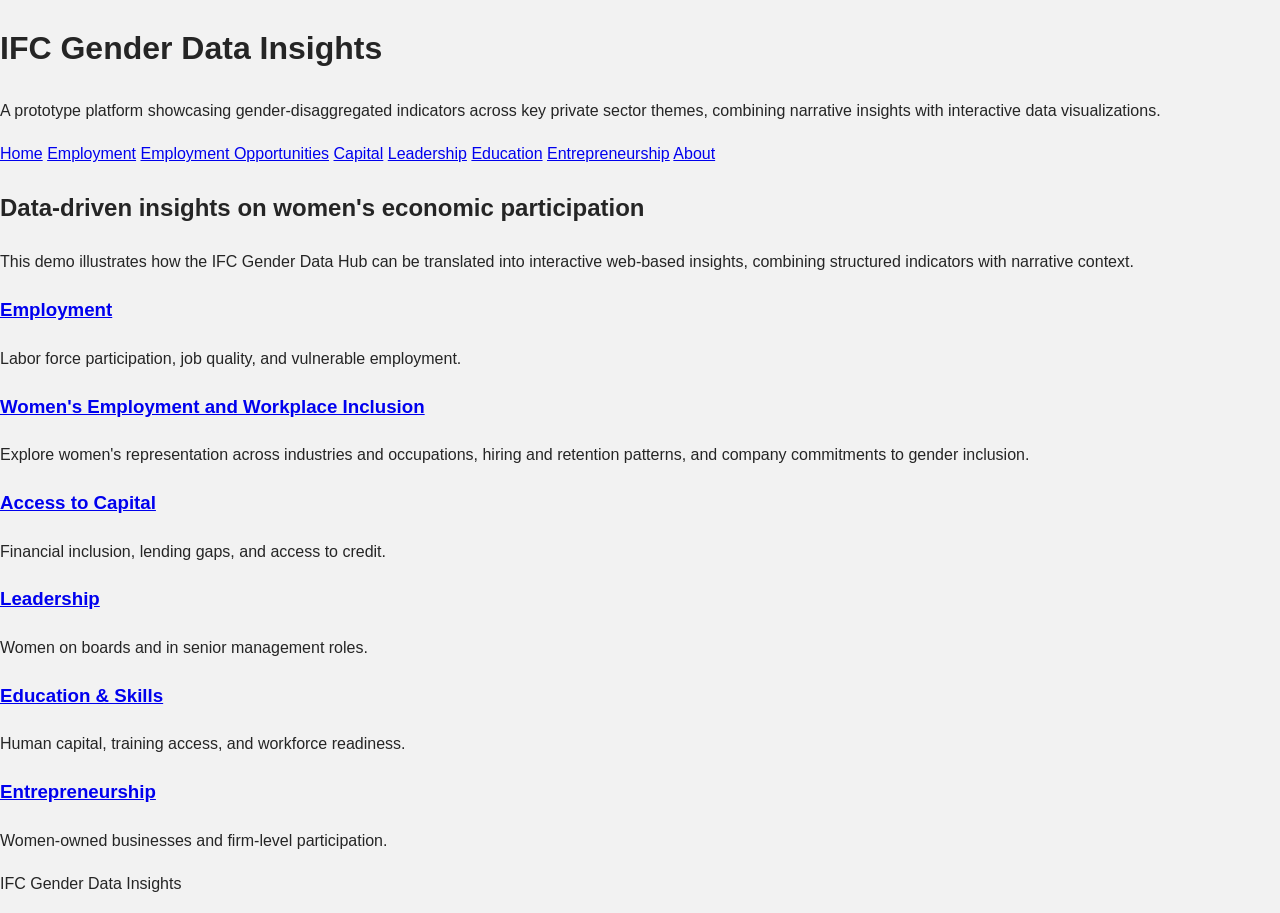
<file: index.html>
<!DOCTYPE html>
<html lang="en">

<head>
  <meta charset="UTF-8" />
  <meta name="viewport" content="width=device-width, initial-scale=1.0" />

  <title>IFC Gender Data Insights</title>

  <link rel="stylesheet" href="styles.css" />
</head>
<!-- Trigger GitHub Pages rebuild -->
<body>

  <header class="site-header">
    <div class="container">

      <h1>IFC Gender Data Insights</h1>

      <p>
        A prototype platform showcasing gender-disaggregated indicators
        across key private sector themes, combining narrative insights
        with interactive data visualizations.
      </p>

      <nav>
        <a href="index.html">Home</a>
        <a href="employment.html">Employment</a>
        <a href="employment-opportunities.html">Employment Opportunities</a>
        <a href="capital.html">Capital</a>
        <a href="leadership.html">Leadership</a>
        <a href="education.html">Education</a>
        <a href="entrepreneurship.html">Entrepreneurship</a>
        <a href="about.html">About</a>
      </nav>

    </div>
  </header>


  <main class="container">

    <section class="hero">

      <h2>Data-driven insights on women's economic participation</h2>

      <p>
        This demo illustrates how the IFC Gender Data Hub can be translated
        into interactive web-based insights, combining structured
        indicators with narrative context.
      </p>

    </section>


    <section class="card-grid">

      <!-- EXISTING EMPLOYMENT STORY -->
      <article class="card">

        <h3>
          <a href="employment.html">Employment</a>
        </h3>

        <p>
          Labor force participation, job quality, and vulnerable employment.
        </p>

      </article>


      <!-- NEW EMPLOYMENT STORY -->
      <article class="card">

        <h3>
          <a href="employment-opportunities.html">
            Women's Employment and Workplace Inclusion
          </a>
        </h3>

        <p>
          Explore women's representation across industries and occupations,
          hiring and retention patterns, and company commitments to
          gender inclusion.
        </p>

      </article>


      <!-- EXISTING CAPITAL STORY -->
      <article class="card">

        <h3>
          <a href="capital.html">Access to Capital</a>
        </h3>

        <p>
          Financial inclusion, lending gaps, and access to credit.
        </p>

      </article>


      <!-- EXISTING LEADERSHIP STORY -->
      <article class="card">

        <h3>
          <a href="leadership.html">Leadership</a>
        </h3>

        <p>
          Women on boards and in senior management roles.
        </p>

      </article>


      <!-- EXISTING EDUCATION STORY -->
      <article class="card">

        <h3>
          <a href="education.html">Education & Skills</a>
        </h3>

        <p>
          Human capital, training access, and workforce readiness.
        </p>

      </article>


      <!-- EXISTING ENTREPRENEURSHIP STORY -->
      <article class="card">

        <h3>
          <a href="entrepreneurship.html">Entrepreneurship</a>
        </h3>

        <p>
          Women-owned businesses and firm-level participation.
        </p>

      </article>

    </section>

  </main>


  <footer class="container">
    <p>IFC Gender Data Insights</p>
  </footer>

</body>
</html>
</file>
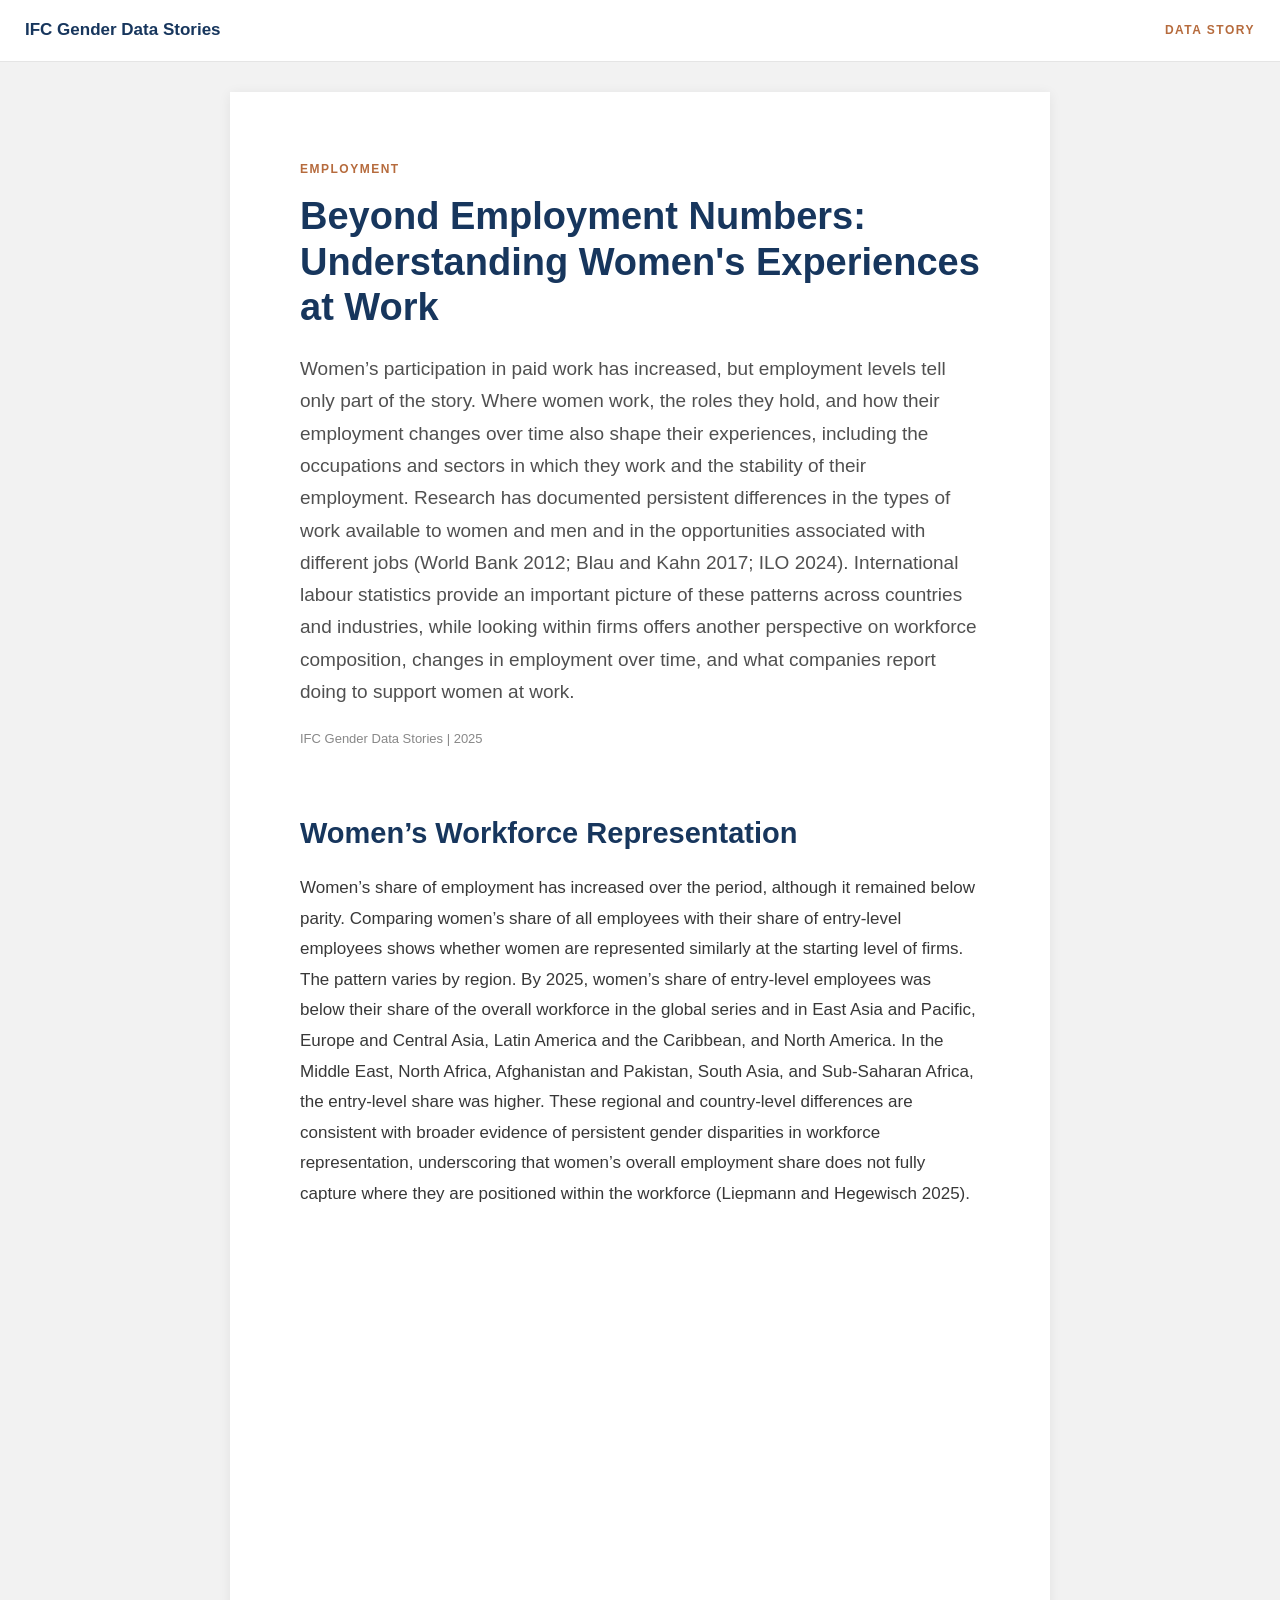
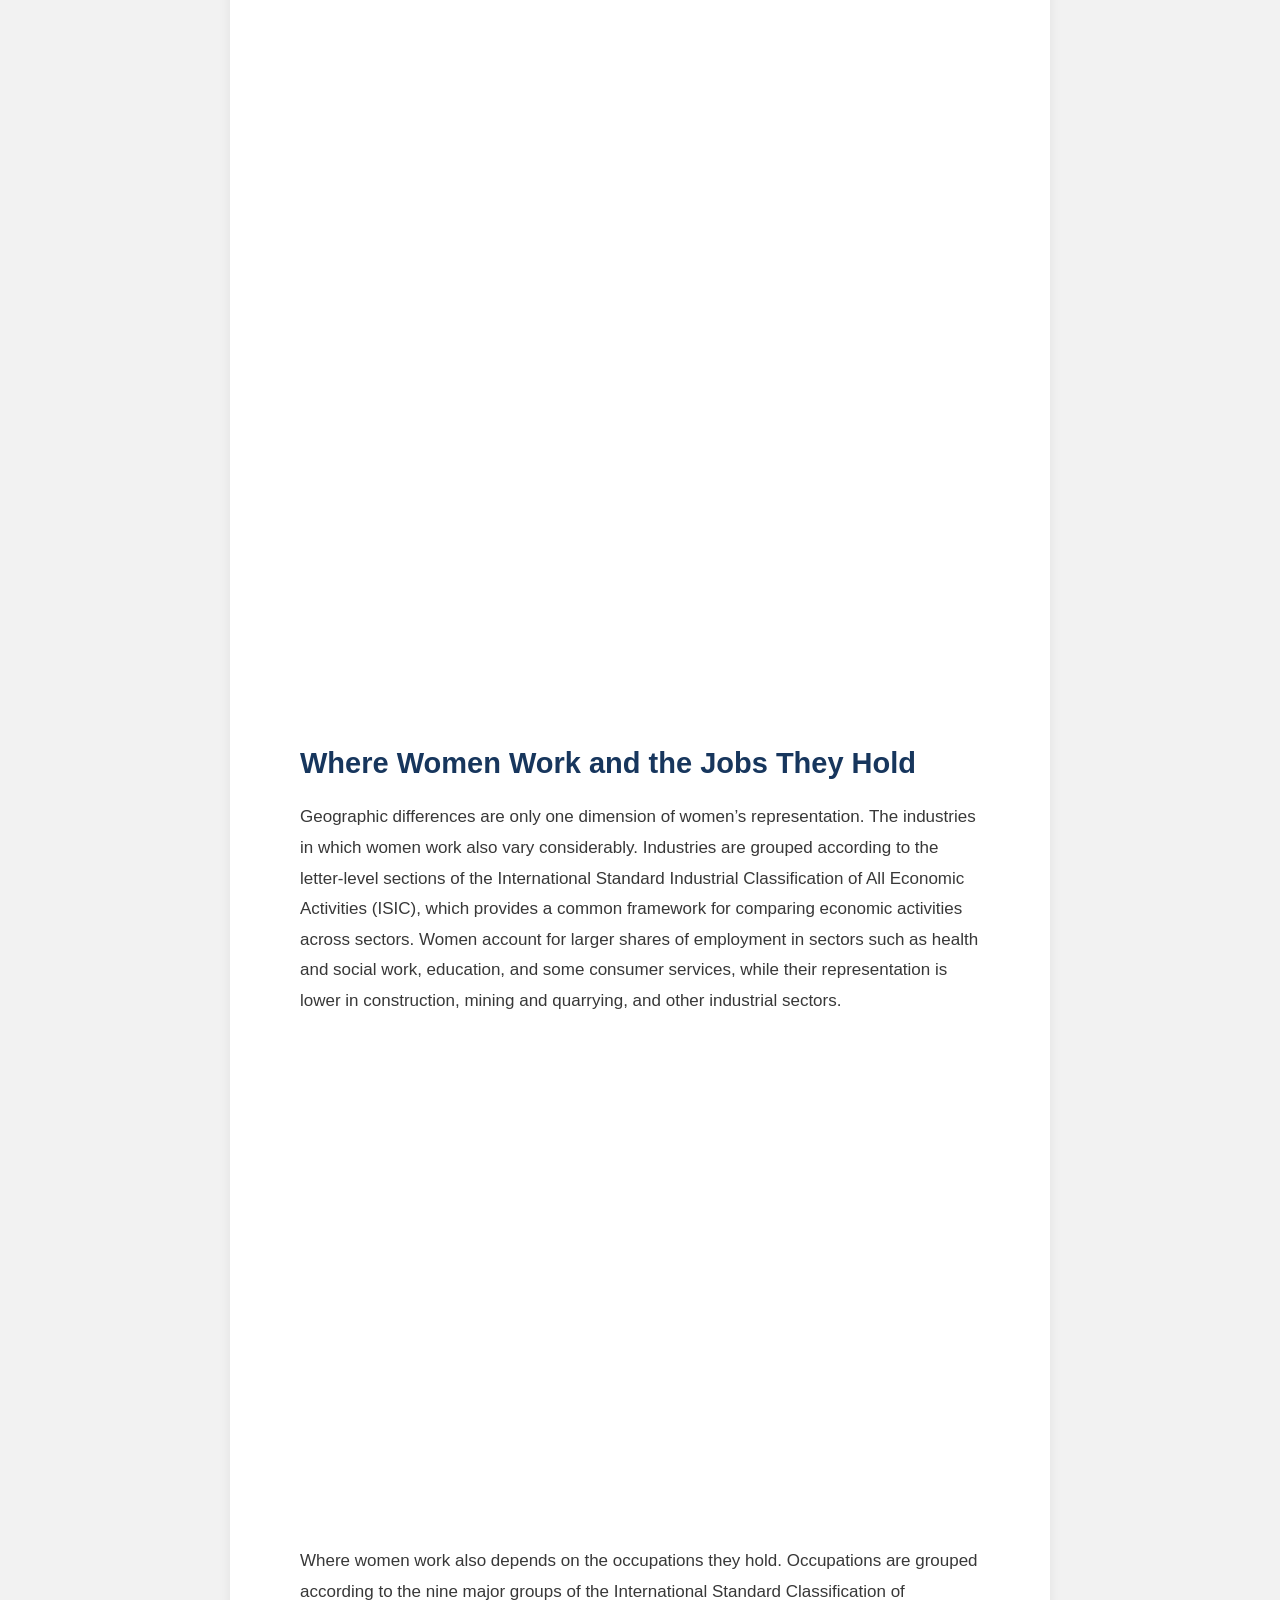
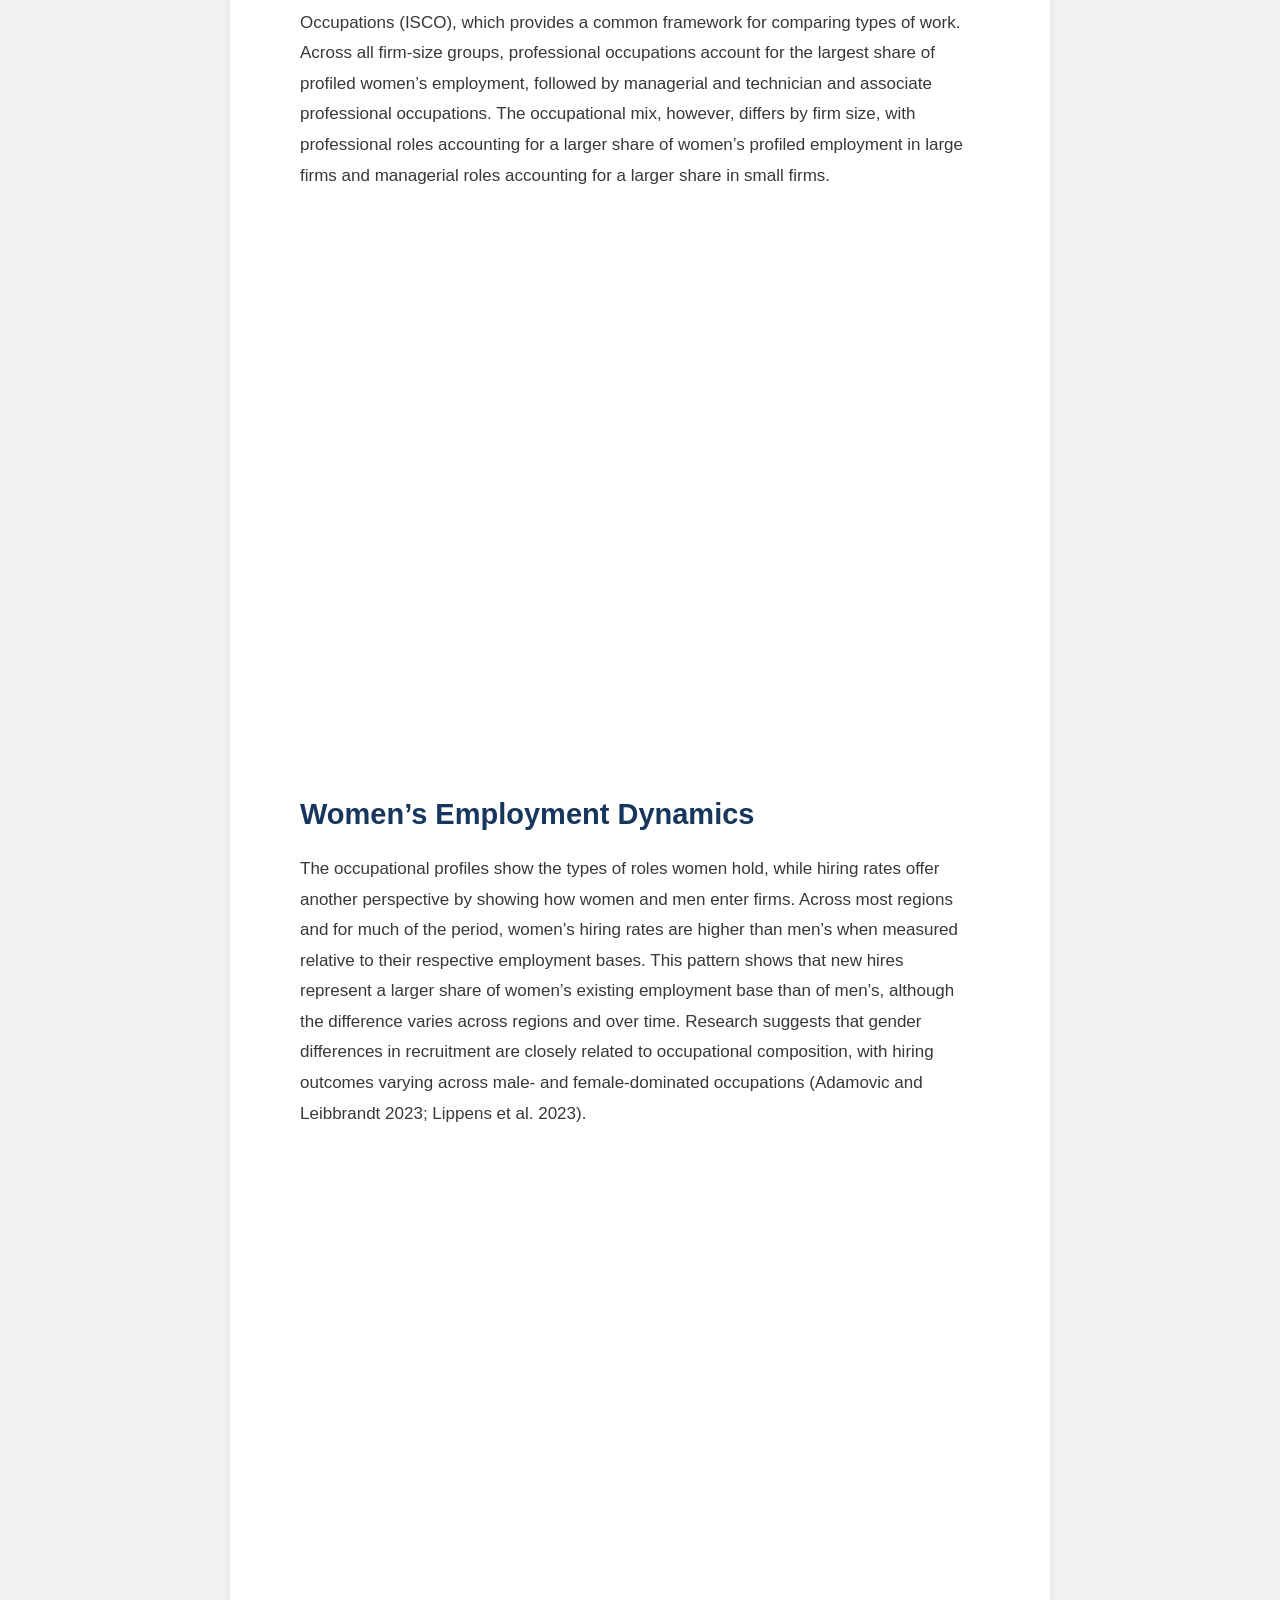
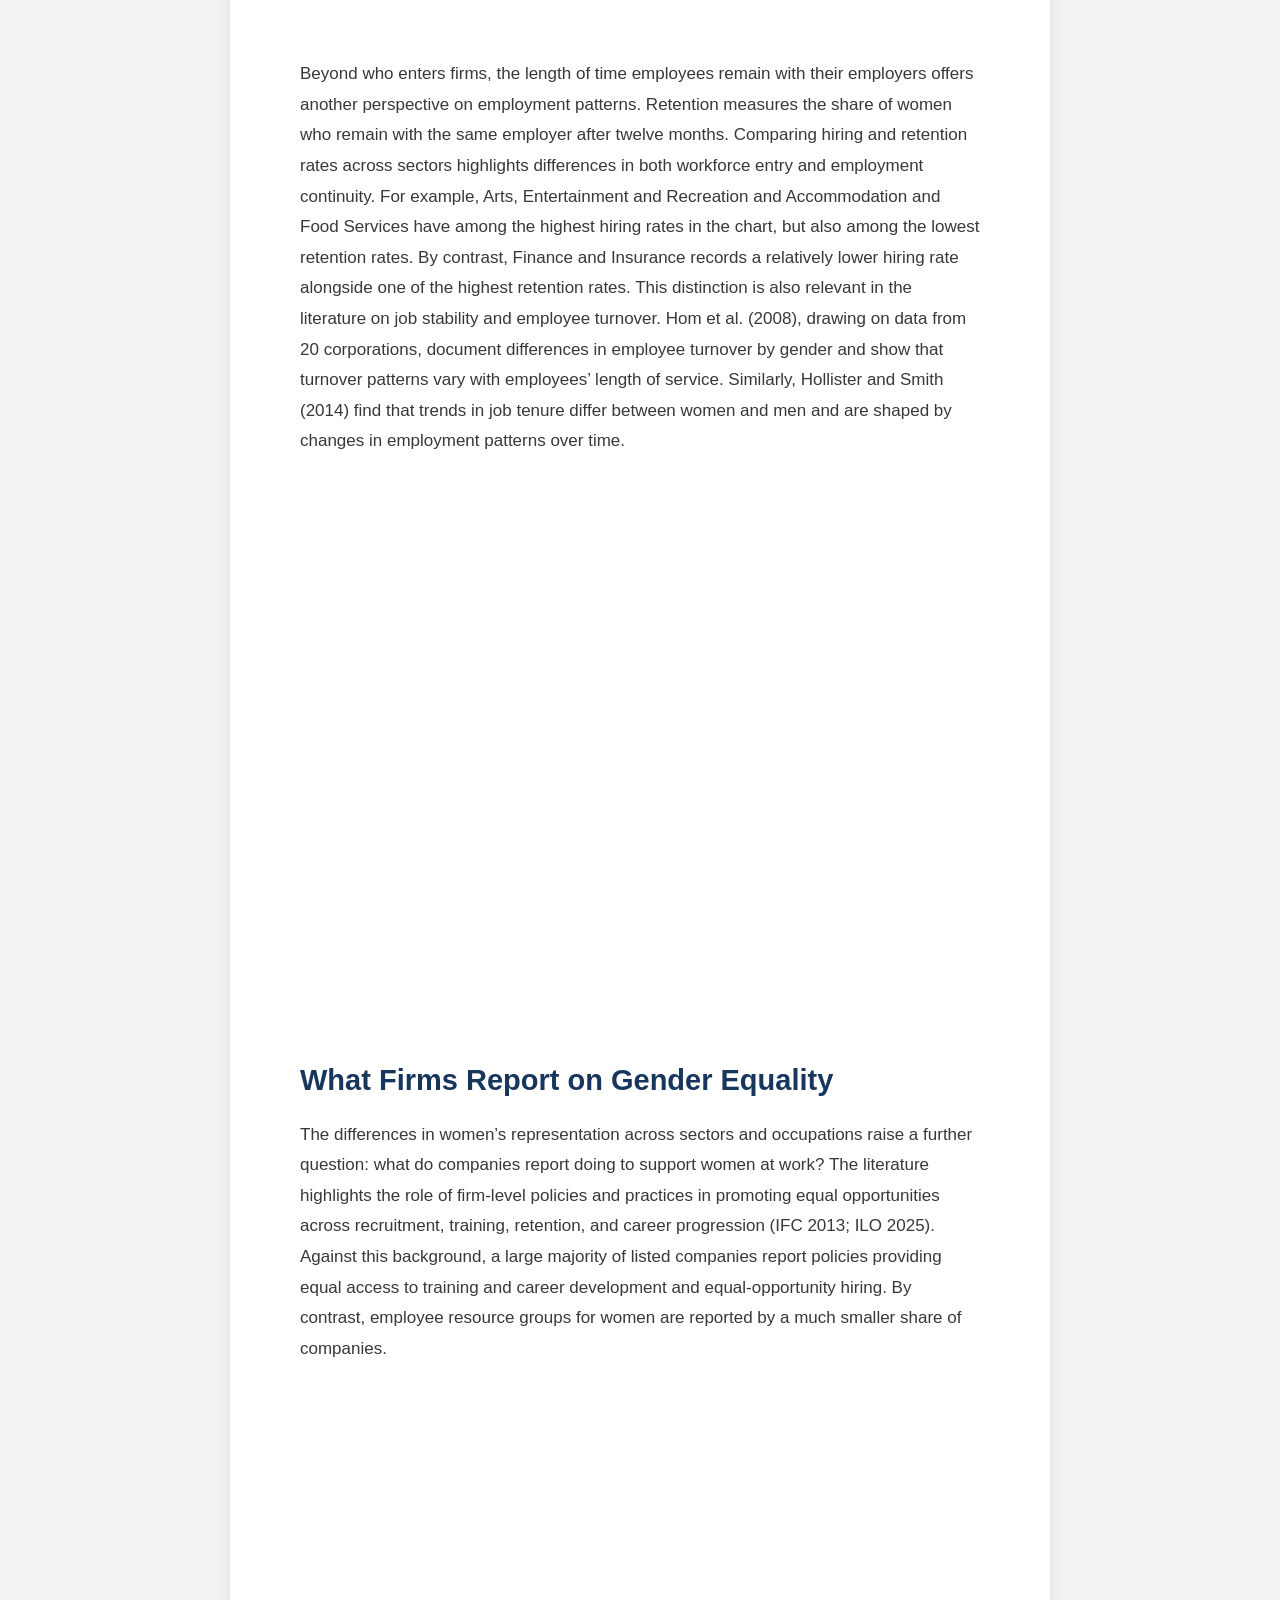
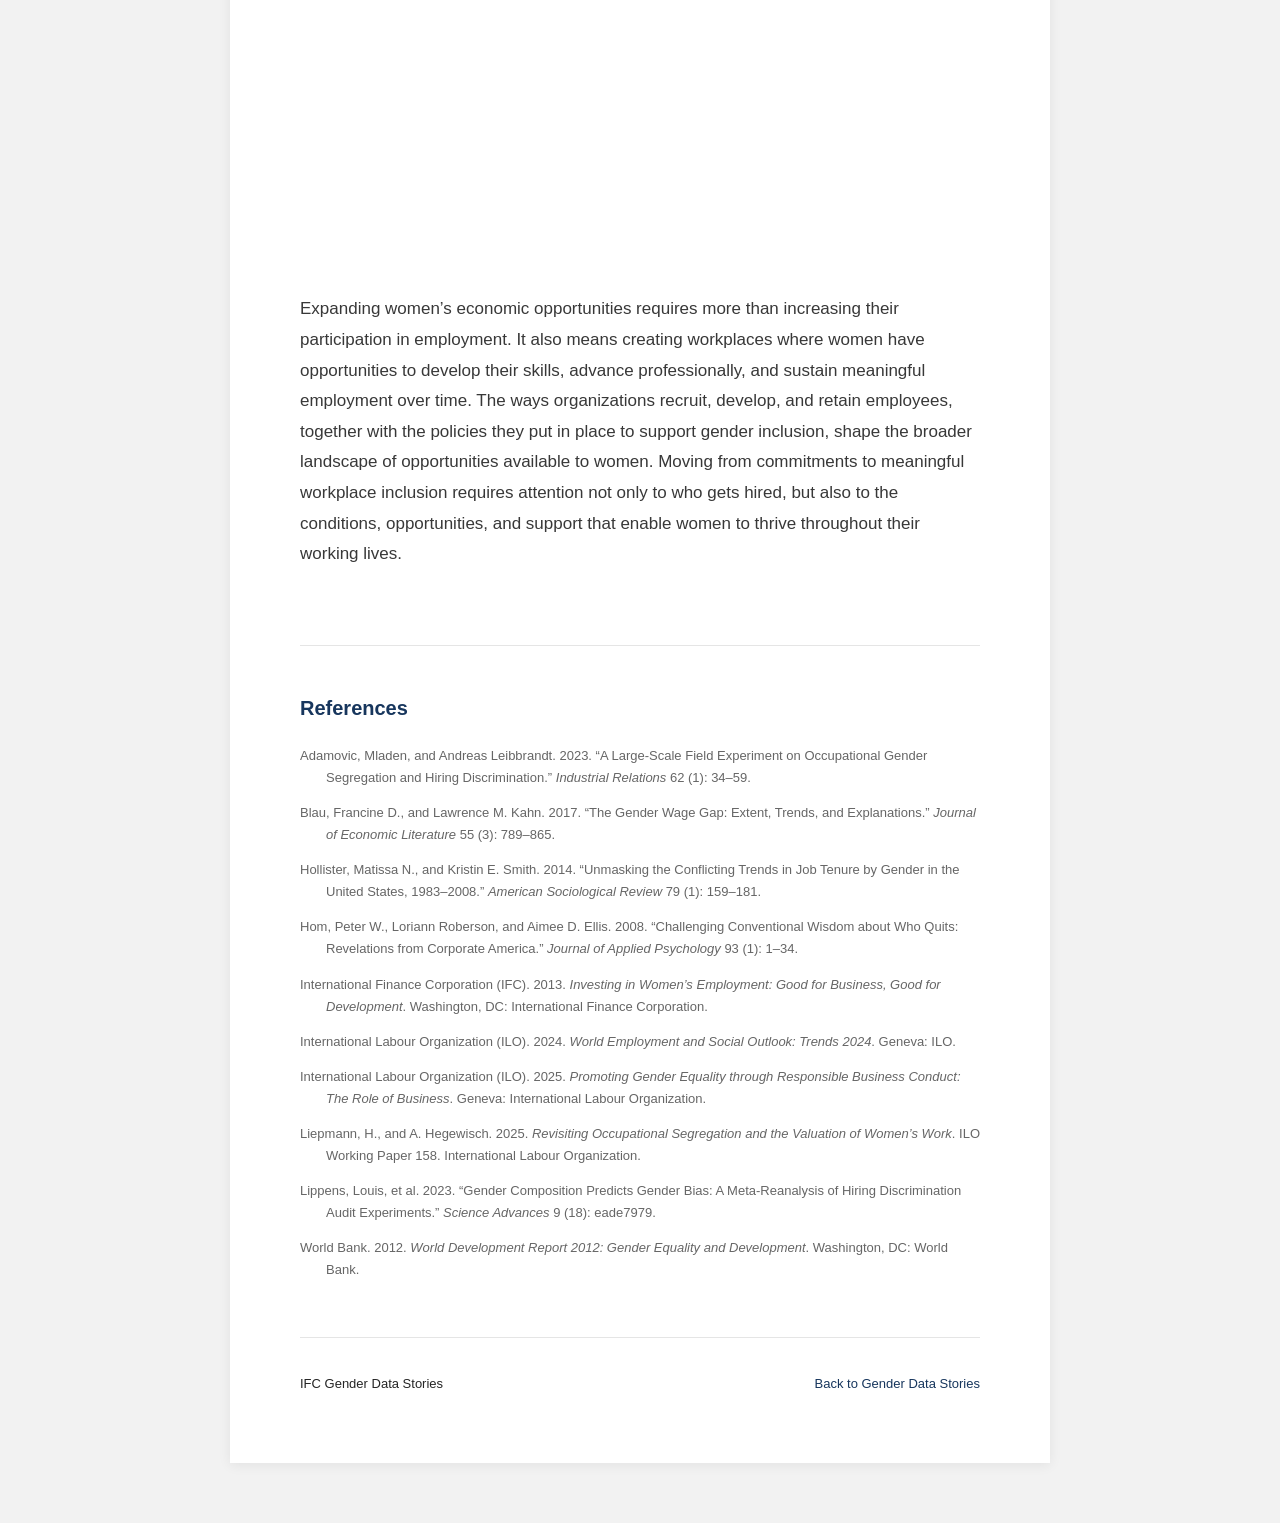
<file: employment-opportunities.html>
<!DOCTYPE html>
<html lang="en">
<head>
  <meta charset="UTF-8">
  <meta name="viewport" content="width=device-width, initial-scale=1.0">
  <meta
    name="description"
    content="Exploring women's employment, occupational opportunities, hiring, retention, and workplace inclusion.">
  <title>Jobs for Women | IFC Gender Data Stories</title>
  <link rel="stylesheet" href="./styles.css?v=4">
</head>

<body>

<header class="story-header">
  <div class="site-brand">
    <a href="index.html">IFC Gender Data Stories</a>
  </div>
  <div class="header-label">DATA STORY</div>
</header>

<main class="story-container">

  <!-- STORY INTRODUCTION -->
  <section class="story-hero">
    <p class="eyebrow">EMPLOYMENT</p>

    <h1>Beyond Employment Numbers: Understanding Women's Experiences at Work</h1>

    <p class="story-deck">
      Women’s participation in paid work has increased, but employment levels tell only part of the story. Where women work, the roles they hold, and how their employment changes over time also shape their experiences, including the occupations and sectors in which they work and the stability of their employment. Research has documented persistent differences in the types of work available to women and men and in the opportunities associated with different jobs (World Bank 2012; Blau and Kahn 2017; ILO 2024). International labour statistics provide an important picture of these patterns across countries and industries, while looking within firms offers another perspective on workforce composition, changes in employment over time, and what companies report doing to support women at work.
    </p>

    <p class="story-meta">IFC Gender Data Stories | 2025</p>
  </section>


  <!-- WOMEN'S WORKFORCE REPRESENTATION -->
  <section class="story-section">

    <div class="story-copy">
      <h2>Women’s Workforce Representation</h2>

      <p>
        Women’s share of employment has increased over the period, although it remained below parity. Comparing women’s share of all employees with their share of entry-level employees shows whether women are represented similarly at the starting level of firms. The pattern varies by region. By 2025, women’s share of entry-level employees was below their share of the overall workforce in the global series and in East Asia and Pacific, Europe and Central Asia, Latin America and the Caribbean, and North America. In the Middle East, North Africa, Afghanistan and Pakistan, South Asia, and Sub-Saharan Africa, the entry-level share was higher. These regional and country-level differences are consistent with broader evidence of persistent gender disparities in workforce representation, underscoring that women’s overall employment share does not fully capture where they are positioned within the workforce (Liepmann and Hegewisch 2025).
      </p>
    </div>

    <!-- FLOURISH VISUALIZATION 1 -->
    <div class="chart-container">
      <div
        class="flourish-embed flourish-chart"
        data-src="visualisation/30760102?1997787"
        data-width="100%">
        <noscript>
          <img
            src="https://public.flourish.studio/visualisation/30760102/thumbnail"
            width="100%"
            alt="Women’s representation at entry level compared with their share of the overall workforce">
        </noscript>
      </div>
    </div>

    <!-- FLOURISH VISUALIZATION 2 -->
    <div class="chart-container">
      <div
        class="flourish-embed flourish-map"
        data-src="visualisation/30649390?1997787"
        data-width="100%">
        <noscript>
          <img
            src="https://public.flourish.studio/visualisation/30649390/thumbnail"
            width="100%"
            alt="Women’s representation in employment across countries">
        </noscript>
      </div>
    </div>

  </section>


  <!-- WHERE WOMEN WORK AND THE JOBS THEY HOLD -->
  <section class="story-section">

    <div class="story-copy">
      <h2>Where Women Work and the Jobs They Hold</h2>

      <p>
        Geographic differences are only one dimension of women’s representation. The industries in which women work also vary considerably. Industries are grouped according to the letter-level sections of the International Standard Industrial Classification of All Economic Activities (ISIC), which provides a common framework for comparing economic activities across sectors. Women account for larger shares of employment in sectors such as health and social work, education, and some consumer services, while their representation is lower in construction, mining and quarrying, and other industrial sectors.
      </p>
    </div>

    <!-- FLOURISH VISUALIZATION 3 -->
    <div class="chart-container">
      <div
        class="flourish-embed flourish-scatter"
        data-src="visualisation/30675331?1997787"
        data-width="100%">
        <noscript>
          <img
            src="https://public.flourish.studio/visualisation/30675331/thumbnail"
            width="100%"
            alt="Women’s share of employment by sector">
        </noscript>
      </div>
    </div>

    <div class="story-copy">
      <p>
        Where women work also depends on the occupations they hold. Occupations are grouped according to the nine major groups of the International Standard Classification of Occupations (ISCO), which provides a common framework for comparing types of work. Across all firm-size groups, professional occupations account for the largest share of profiled women’s employment, followed by managerial and technician and associate professional occupations. The occupational mix, however, differs by firm size, with professional roles accounting for a larger share of women’s profiled employment in large firms and managerial roles accounting for a larger share in small firms.
      </p>
    </div>

    <!-- FLOURISH VISUALIZATION 4 -->
    <div class="chart-container">
      <div
        class="flourish-embed flourish-chart"
        data-src="visualisation/30671270?1997787"
        data-width="100%">
        <noscript>
          <img
            src="https://public.flourish.studio/visualisation/30671270/thumbnail"
            width="100%"
            alt="Women’s occupational profiles across firm-size groups">
        </noscript>
      </div>
    </div>

  </section>


  <!-- WOMEN'S EMPLOYMENT DYNAMICS -->
  <section class="story-section">

    <div class="story-copy">
      <h2>Women’s Employment Dynamics</h2>

      <p>
        The occupational profiles show the types of roles women hold, while hiring rates offer another perspective by showing how women and men enter firms. Across most regions and for much of the period, women’s hiring rates are higher than men’s when measured relative to their respective employment bases. This pattern shows that new hires represent a larger share of women’s existing employment base than of men’s, although the difference varies across regions and over time. Research suggests that gender differences in recruitment are closely related to occupational composition, with hiring outcomes varying across male- and female-dominated occupations (Adamovic and Leibbrandt 2023; Lippens et al. 2023).
      </p>
    </div>

    <!-- FLOURISH VISUALIZATION 5 -->
    <div class="chart-container">
      <div
        class="flourish-embed flourish-chart"
        data-src="visualisation/30760146?1997787"
        data-width="100%">
        <noscript>
          <img
            src="https://public.flourish.studio/visualisation/30760146/thumbnail"
            width="100%"
            alt="Hiring rates for women and men across regions and over time">
        </noscript>
      </div>
    </div>

    <div class="story-copy">
      <p>
        Beyond who enters firms, the length of time employees remain with their employers offers another perspective on employment patterns. Retention measures the share of women who remain with the same employer after twelve months. Comparing hiring and retention rates across sectors highlights differences in both workforce entry and employment continuity. For example, Arts, Entertainment and Recreation and Accommodation and Food Services have among the highest hiring rates in the chart, but also among the lowest retention rates. By contrast, Finance and Insurance records a relatively lower hiring rate alongside one of the highest retention rates. This distinction is also relevant in the literature on job stability and employee turnover. Hom et al. (2008), drawing on data from 20 corporations, document differences in employee turnover by gender and show that turnover patterns vary with employees’ length of service. Similarly, Hollister and Smith (2014) find that trends in job tenure differ between women and men and are shaped by changes in employment patterns over time.
      </p>
    </div>

    <!-- FLOURISH VISUALIZATION 6 -->
    <div class="chart-container">
      <div
        class="flourish-embed flourish-chart"
        data-src="visualisation/30765634?1997787"
        data-width="100%">
        <noscript>
          <img
            src="https://public.flourish.studio/visualisation/30765634/thumbnail"
            width="100%"
            alt="Hiring and retention rates for women across sectors">
        </noscript>
      </div>
    </div>

  </section>


  <!-- WHAT FIRMS REPORT ON GENDER EQUALITY -->
  <section class="story-section">

    <div class="story-copy">
      <h2>What Firms Report on Gender Equality</h2>

      <p>
        The differences in women’s representation across sectors and occupations raise a further question: what do companies report doing to support women at work? The literature highlights the role of firm-level policies and practices in promoting equal opportunities across recruitment, training, retention, and career progression (IFC 2013; ILO 2025). Against this background, a large majority of listed companies report policies providing equal access to training and career development and equal-opportunity hiring. By contrast, employee resource groups for women are reported by a much smaller share of companies.
      </p>
    </div>

    <!-- FLOURISH VISUALIZATION 7 -->
    <!-- Replace CHART_7_ID with the correct Flourish visualization ID. -->
    <div class="chart-container">
      <div
        class="flourish-embed flourish-chart"
        data-src="visualisation/30675758?1997787"
        data-width="100%">
      </div>
    </div>

    <!-- CONCLUDING PARAGRAPH -->
    <div class="story-copy">
      <p>
        Expanding women’s economic opportunities requires more than increasing their participation in employment. It also means creating workplaces where women have opportunities to develop their skills, advance professionally, and sustain meaningful employment over time. The ways organizations recruit, develop, and retain employees, together with the policies they put in place to support gender inclusion, shape the broader landscape of opportunities available to women. Moving from commitments to meaningful workplace inclusion requires attention not only to who gets hired, but also to the conditions, opportunities, and support that enable women to thrive throughout their working lives.
      </p>
    </div>

  </section>


  <!-- REFERENCES -->
  <section class="story-references">
    <h3>References</h3>

    <p>
      Adamovic, Mladen, and Andreas Leibbrandt. 2023.
      “A Large-Scale Field Experiment on Occupational Gender Segregation and Hiring Discrimination.”
      <em>Industrial Relations</em> 62 (1): 34&ndash;59.
    </p>

    <p>
      Blau, Francine D., and Lawrence M. Kahn. 2017.
      “The Gender Wage Gap: Extent, Trends, and Explanations.”
      <em>Journal of Economic Literature</em> 55 (3): 789&ndash;865.
    </p>

    <p>
      Hollister, Matissa N., and Kristin E. Smith. 2014.
      “Unmasking the Conflicting Trends in Job Tenure by Gender in the United States, 1983&ndash;2008.”
      <em>American Sociological Review</em> 79 (1): 159&ndash;181.
    </p>

    <p>
      Hom, Peter W., Loriann Roberson, and Aimee D. Ellis. 2008.
      “Challenging Conventional Wisdom about Who Quits: Revelations from Corporate America.”
      <em>Journal of Applied Psychology</em> 93 (1): 1&ndash;34.
    </p>

    <p>
      International Finance Corporation (IFC). 2013.
      <em>Investing in Women’s Employment: Good for Business, Good for Development</em>.
      Washington, DC: International Finance Corporation.
    </p>

    <p>
      International Labour Organization (ILO). 2024.
      <em>World Employment and Social Outlook: Trends 2024</em>.
      Geneva: ILO.
    </p>

    <p>
      International Labour Organization (ILO). 2025.
      <em>Promoting Gender Equality through Responsible Business Conduct: The Role of Business</em>.
      Geneva: International Labour Organization.
    </p>

    <p>
      Liepmann, H., and A. Hegewisch. 2025.
      <em>Revisiting Occupational Segregation and the Valuation of Women’s Work</em>.
      ILO Working Paper 158. International Labour Organization.
    </p>

    <p>
      Lippens, Louis, et al. 2023.
      “Gender Composition Predicts Gender Bias: A Meta-Reanalysis of Hiring Discrimination Audit Experiments.”
      <em>Science Advances</em> 9 (18): eade7979.
    </p>

    <p>
      World Bank. 2012.
      <em>World Development Report 2012: Gender Equality and Development</em>.
      Washington, DC: World Bank.
    </p>
  </section>


  <footer class="story-footer">
    <p>IFC Gender Data Stories</p>
    <a href="index.html">Back to Gender Data Stories</a>
  </footer>

</main>

<!-- Load the Flourish embed script once for all visualizations. -->
<script src="https://public.flourish.studio/resources/embed.js"></script>

</body>
</html>
</file>
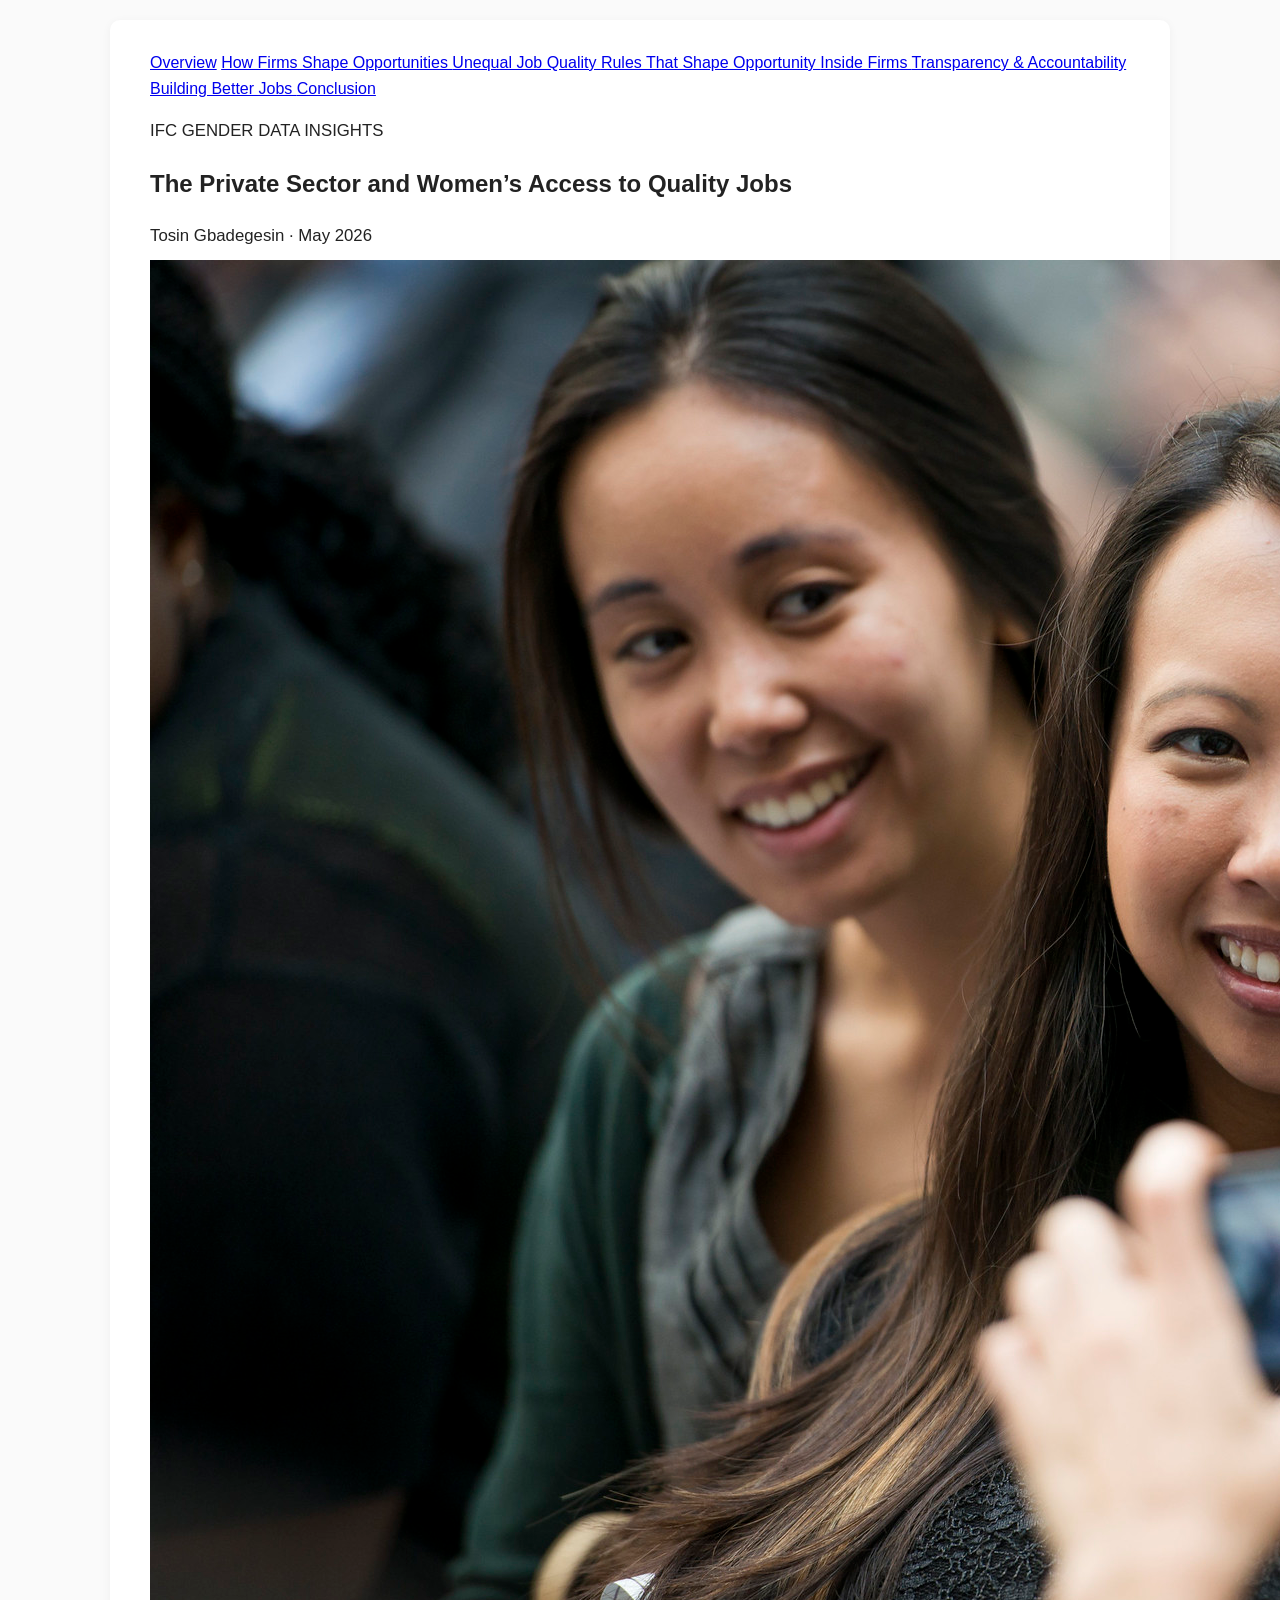
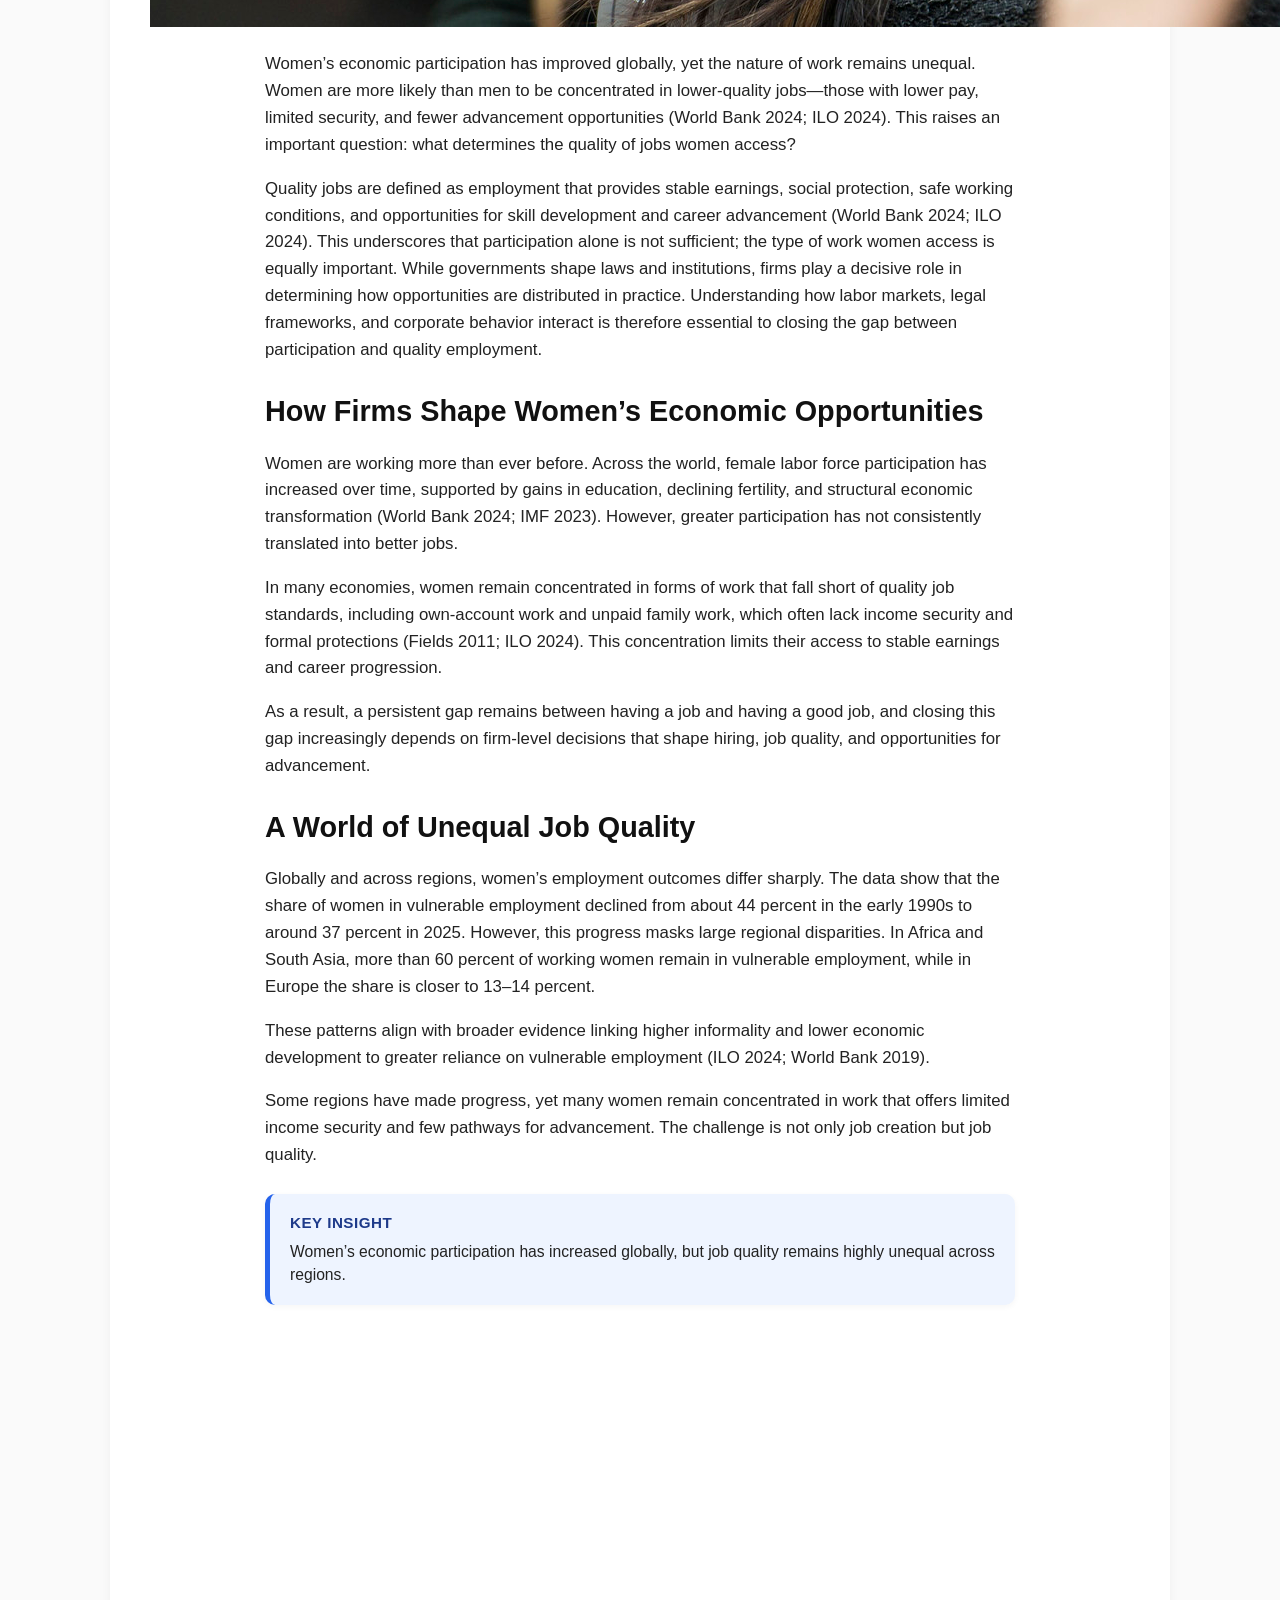
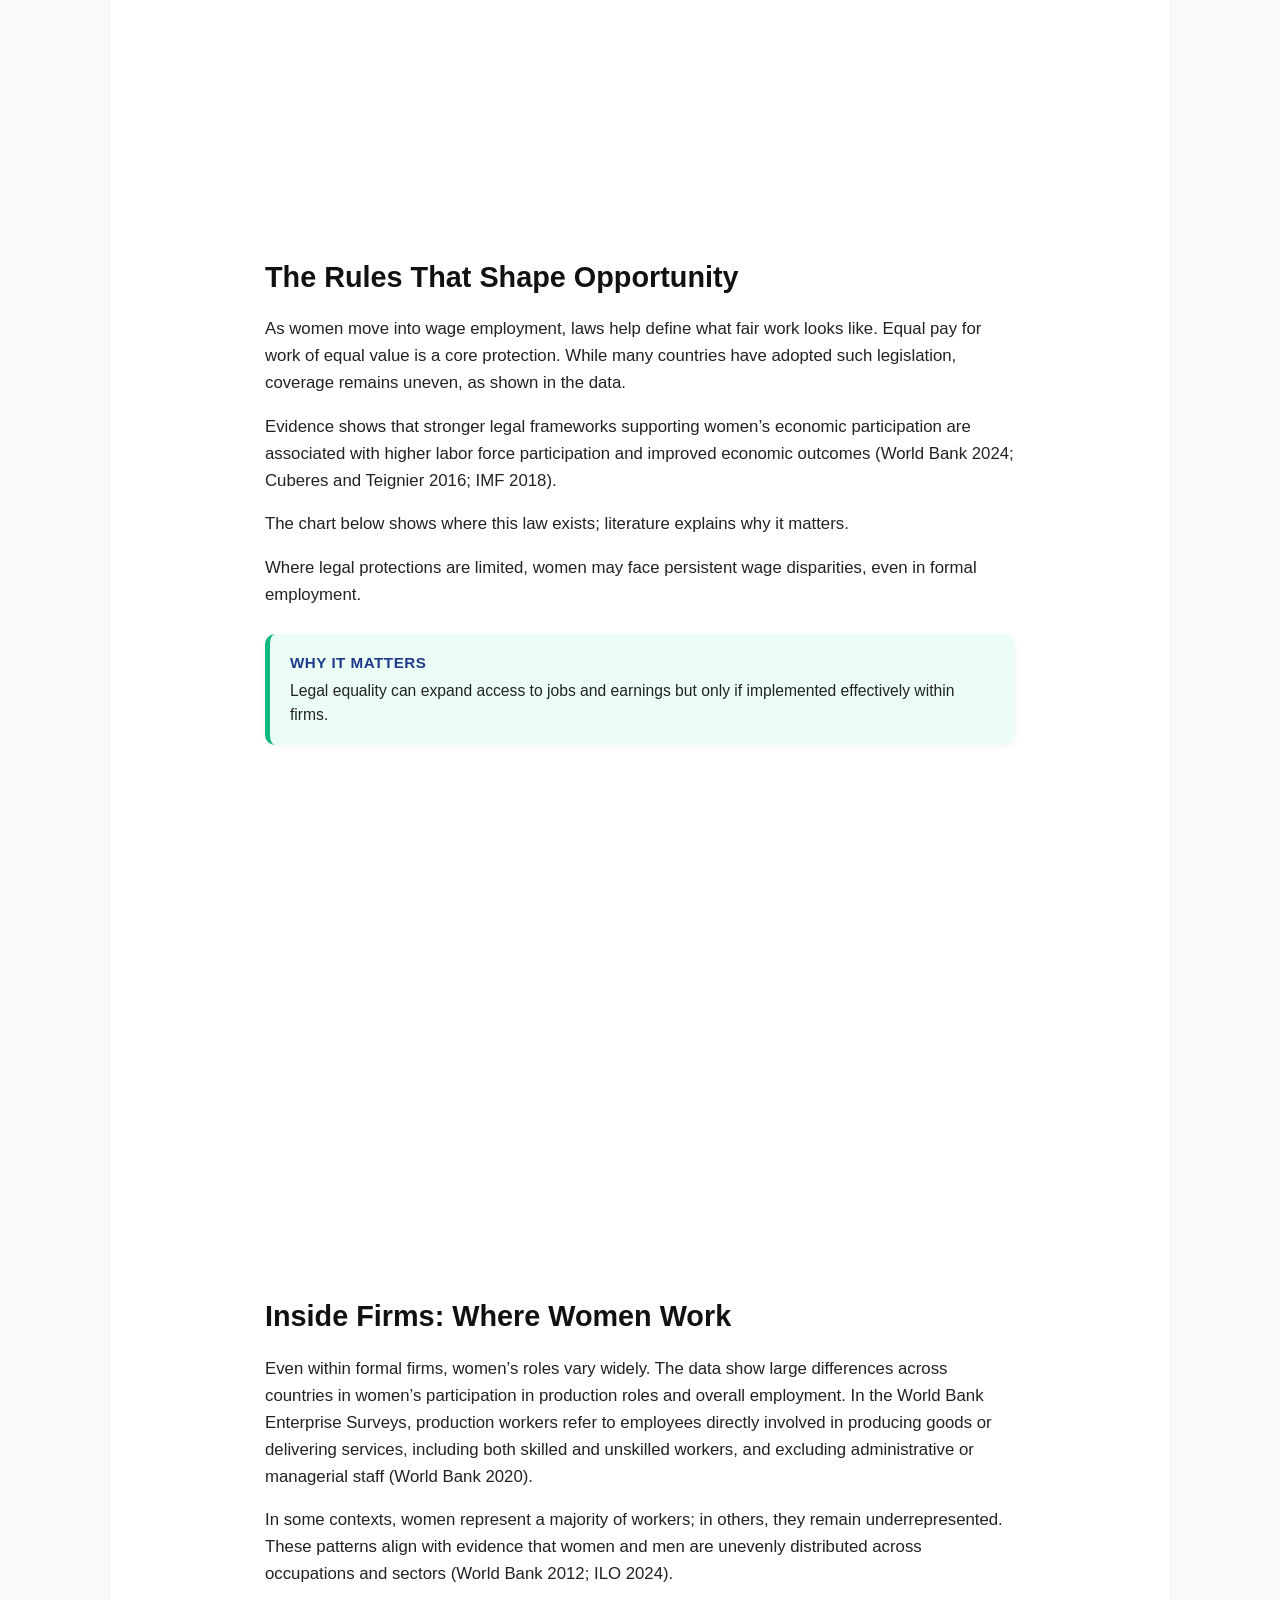
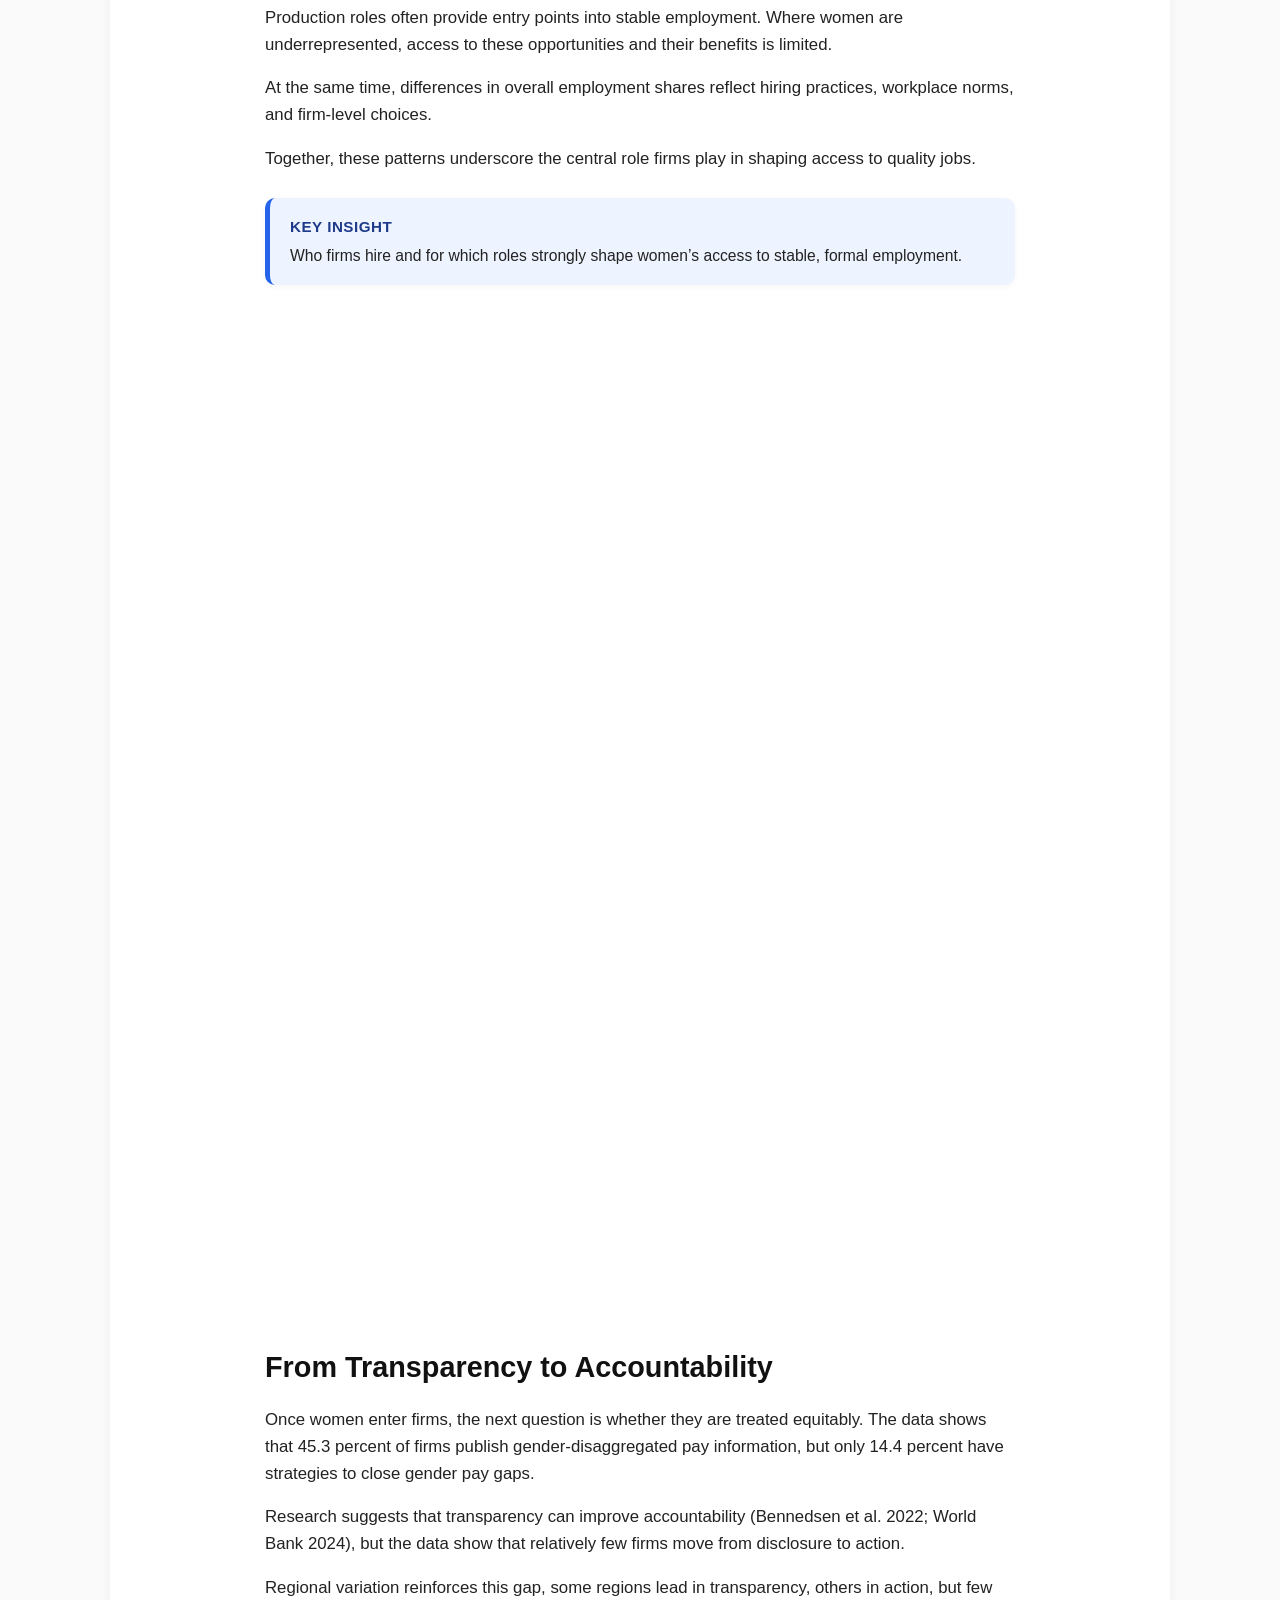
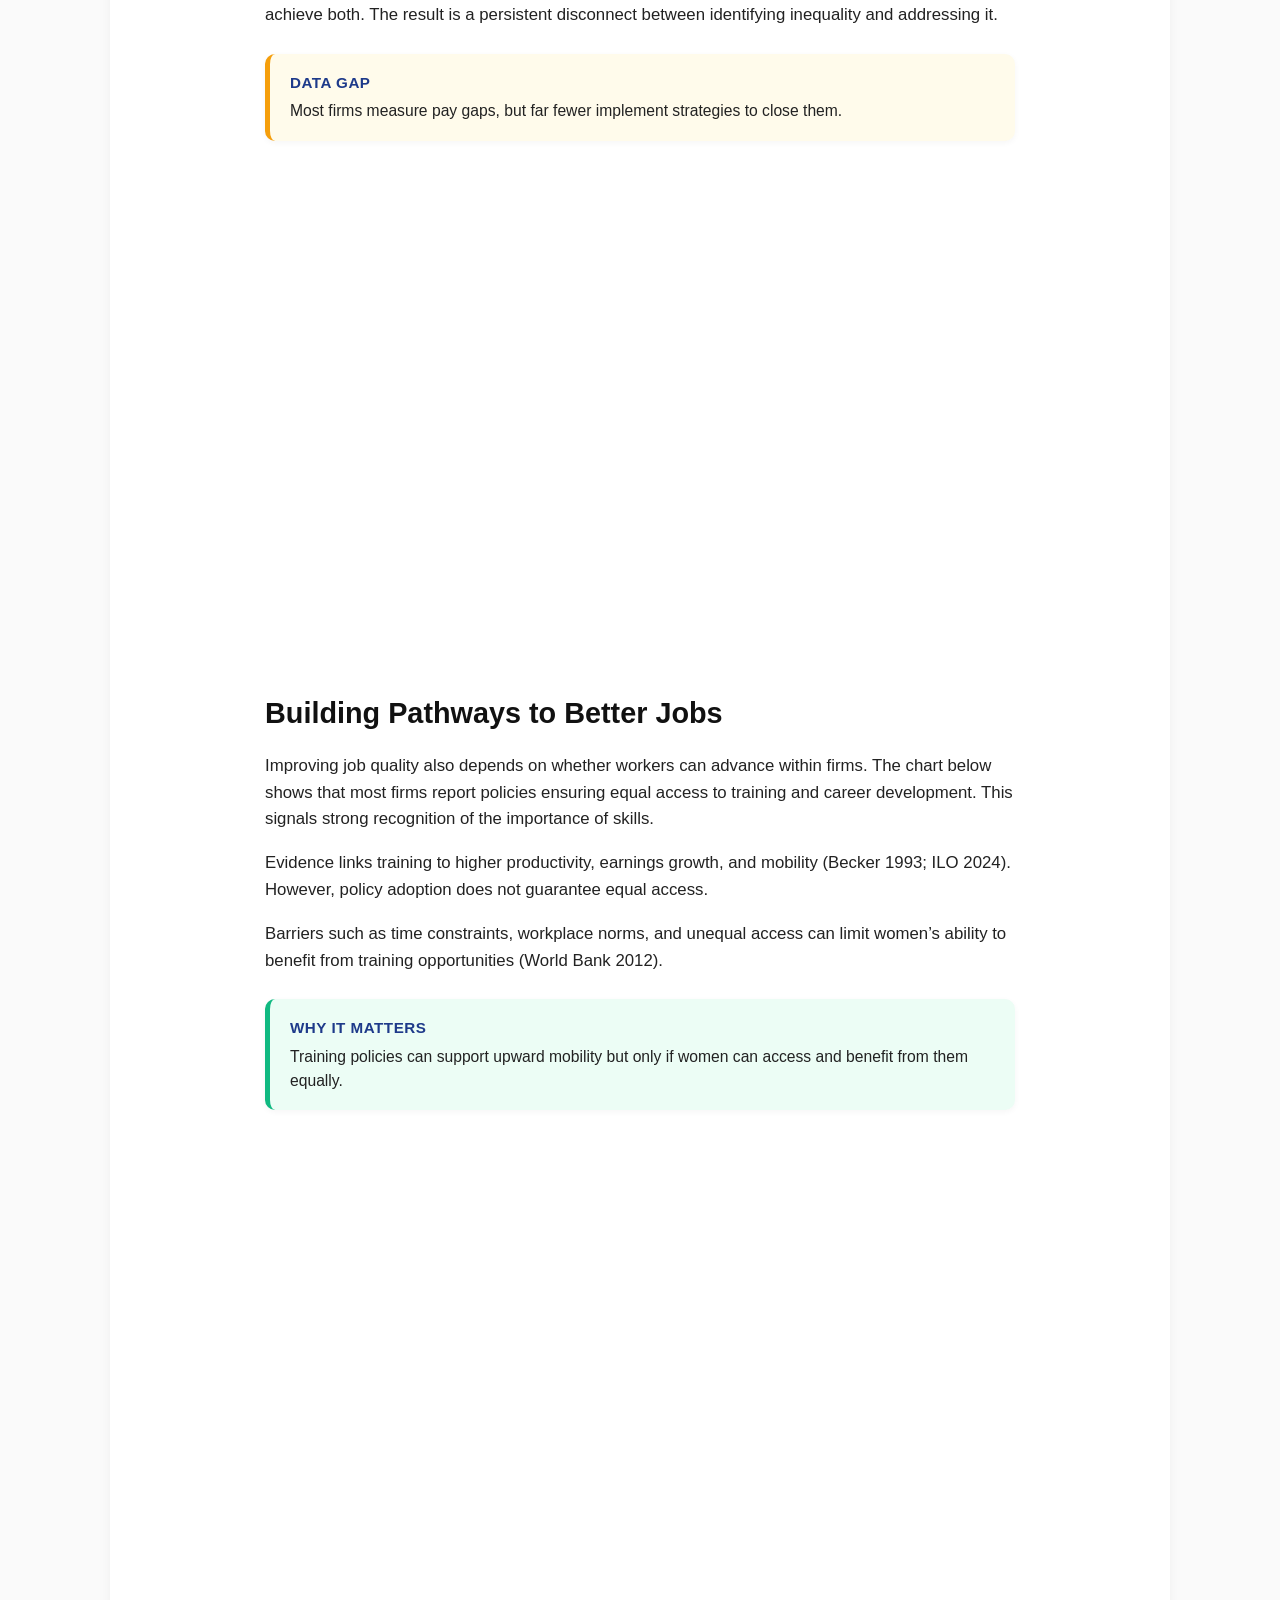
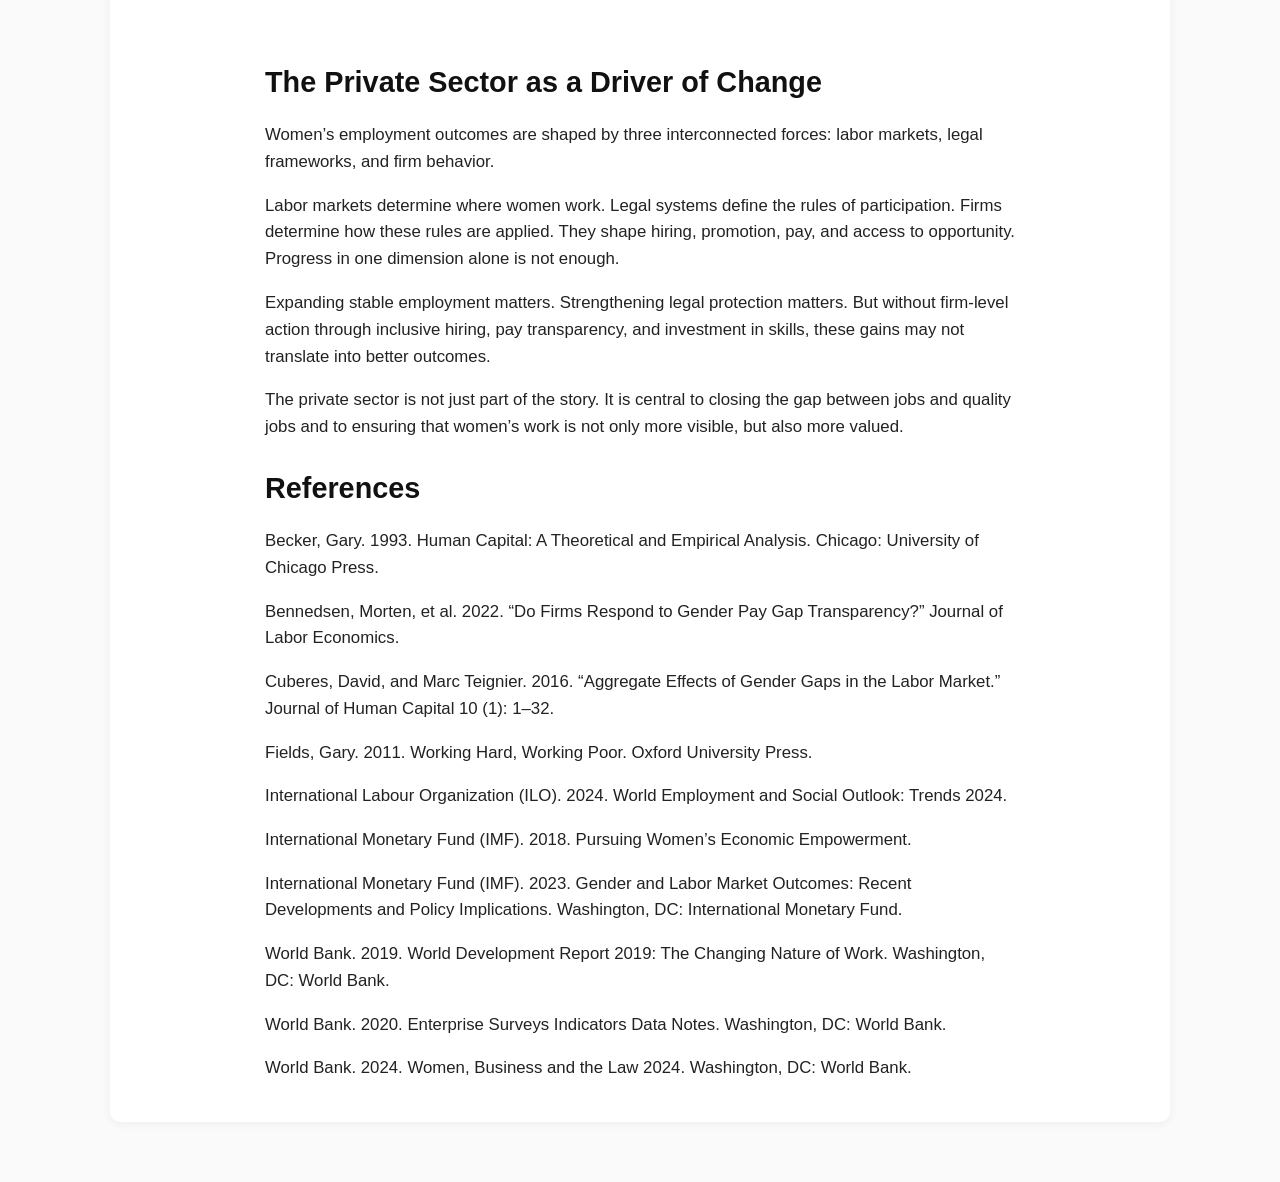
<file: employment.html>
<!DOCTYPE html>
<html lang="en">
<head>
  <meta charset="UTF-8" />
  <meta name="viewport" content="width=device-width, initial-scale=1.0" />
  <title>Employment – IFC Gender Data Insights</title>
  <link rel="stylesheet" href="styles.css" />

  <style>
    body {
      font-family: "Helvetica Neue", Arial, sans-serif;
      line-height: 1.6;
      background: #fafafa;
      color: #222;
    }

    .container {
      max-width: 1100px;
      margin: 0 auto;
      padding: 20px;
    }

    .content-box {
      background: #fff;
      padding: 30px 40px;
      border-radius: 10px;
      box-shadow: 0 2px 10px rgba(0,0,0,0.05);
    }

    .story-section {
      margin-bottom: 10px;
    }

    .text-container {
      max-width: 750px;
      margin: 0 auto;
    }

    h2 {
      font-size: 1.8rem;
      margin-bottom: 10px;
      font-weight: 700;
      color: #111;
    }

    p {
      margin-bottom: 10px;
      font-size: 1.05rem;
    }

    .chart-block {
      margin-top: 10px;
    }

    .meta {
      font-size: 0.9rem;
      color: #666;
      margin-bottom: 15px;
    }

    /* CALL OUT BOXES */
    .callout-box {
      margin: 25px 0;
      padding: 18px 20px;
      border-radius: 10px;
      font-size: 0.98rem;
      line-height: 1.5;
      background: #f5f8ff;
      border-left: 5px solid #3b82f6;
      box-shadow: 0 2px 6px rgba(0,0,0,0.04);
    }

    .callout-box strong {
      display: block;
      margin-bottom: 5px;
      font-weight: 700;
      color: #1e3a8a;
      font-size: 0.95rem;
      text-transform: uppercase;
      letter-spacing: 0.5px;
    }

    .callout-key { border-left-color: #2563eb; background: #eef4ff; }
    .callout-why { border-left-color: #10b981; background: #ecfdf5; }
    .callout-gap { border-left-color: #f59e0b; background: #fffbeb; }
  </style>
</head>

<body>

<main class="container">
  <div class="content-box">
    <nav class="sticky-nav">

  <a href="#overview">Overview</a>

  <a href="#firms">
    How Firms Shape Opportunities
  </a>

  <a href="#job-quality">
    Unequal Job Quality
  </a>

  <a href="#laws">
    Rules That Shape Opportunity
  </a>

  <a href="#inside-firms">
    Inside Firms
  </a>

  <a href="#transparency">
    Transparency & Accountability
  </a>

  <a href="#training">
    Building Better Jobs
  </a>

  <a href="#conclusion">
    Conclusion
  </a>
    
    </nav>
    
    <!-- INTRO SECTION -->
<section class="hero-split">

  <!-- LEFT PANEL -->
  <div class="hero-text">
    
    <div class="hero-inner">

      <p class="hero-label">IFC GENDER DATA INSIGHTS</p>

      <div class="hero-line"></div>

      <h1>
        The Private Sector and Women’s Access to Quality Jobs
      </h1>

      <div class="hero-line"></div>

      <p class="hero-meta">
        Tosin Gbadegesin · May 2026
      </p>

    </div>

  </div>

  <!-- RIGHT PANEL -->
  <div class="hero-image">
    <img src="figure1.jpg" alt="Women and quality jobs">
  </div>

</section>
    
    <!-- Section 1 -->  
    <section id="overview" class="story-section fade-section">
      <div class="text-container">
          <p>
          Women’s economic participation has improved globally, yet the nature of work remains unequal. Women are more likely than men to be concentrated in lower-quality jobs—those with lower pay, limited security, and fewer advancement opportunities (World Bank 2024; ILO 2024). This raises an important question: what determines the quality of jobs women access?
        </p>

        <p>
          Quality jobs are defined as employment that provides stable earnings, social protection, safe working conditions, and opportunities for skill development and career advancement (World Bank 2024; ILO 2024). This underscores that participation alone is not sufficient; the type of work women access is equally important. While governments shape laws and institutions, firms play a decisive role in determining how opportunities are distributed in practice. Understanding how labor markets, legal frameworks, and corporate behavior interact is therefore essential to closing the gap between participation and quality employment.
        </p>        
        
      </div>
    </section>

    <!-- Section 1a -->
    <section id="firms" class="story-section fade-section">
      <div class="text-container">
        <h2>How Firms Shape Women’s Economic Opportunities</h2>

        <p>
          Women are working more than ever before. Across the world, female labor force participation has increased over time, supported by gains in education, declining fertility, and structural economic transformation (World Bank 2024; IMF 2023). However, greater participation has not consistently translated into better jobs.
        </p>

        <p>
          In many economies, women remain concentrated in forms of work that fall short of quality job standards, including own-account work and unpaid family work, which often lack income security and formal protections (Fields 2011; ILO 2024). This concentration limits their access to stable earnings and career progression.
        </p>

        <p>
          As a result, a persistent gap remains between having a job and having a good job, and closing this gap increasingly depends on firm-level decisions that shape hiring, job quality, and opportunities for advancement.
        </p>
      </div>
    </section>

    <!-- Section 2 -->
    <section id="job-quality" class="story-section fade-section">
      <div class="text-container">
        <h2>A World of Unequal Job Quality</h2>

        <p>
          Globally and across regions, women’s employment outcomes differ sharply. The data show that the share of women in vulnerable employment declined from about 44 percent in the early 1990s to around 37 percent in 2025. However, this progress masks large regional disparities. In Africa and South Asia, more than 60 percent of working women remain in vulnerable employment, while in Europe the share is closer to 13–14 percent.
        </p>

        <p>
          These patterns align with broader evidence linking higher informality and lower economic development to greater reliance on vulnerable employment (ILO 2024; World Bank 2019).
        </p>

        <p>
          Some regions have made progress, yet many women remain concentrated in work that offers limited income security and few pathways for advancement. The challenge is not only job creation but job quality.
        </p>

        <div class="callout-box callout-key">
          <strong>Key Insight</strong>
          Women’s economic participation has increased globally, but job quality remains highly unequal across regions.
        </div>

      </div>

      <!-- CHART 1 -->
      <div class="chart-block">
        <div class="flourish-embed flourish-chart" data-src="visualisation/28212816?1997787"></div>
      </div>
    </section>

    <!-- Section 3 -->
    <section id="laws" class="story-section fade-section">
      <div class="text-container">
        <h2>The Rules That Shape Opportunity</h2>

        <p>
          As women move into wage employment, laws help define what fair work looks like. Equal pay for work of equal value is a core protection. While many countries have adopted such legislation, coverage remains uneven, as shown in the data.
        </p>

        <p>
          Evidence shows that stronger legal frameworks supporting women’s economic participation are associated with higher labor force participation and improved economic outcomes (World Bank 2024; Cuberes and Teignier 2016; IMF 2018).
        </p>

        <p>
          The chart below shows where this law exists; literature explains why it matters.
        </p>
        
        <p>
          Where legal protections are limited, women may face persistent wage disparities, even in formal employment.
        </p>

        <div class="callout-box callout-why">
          <strong>Why It Matters</strong>
          Legal equality can expand access to jobs and earnings but only if implemented effectively within firms.
        </div>

      </div>

      <!-- CHART 2 -->
      <div class="chart-block">
        <div class="flourish-embed flourish-chart" data-src="visualisation/28214169?1997787"></div>
      </div>
    </section>

    <!-- Section 4 -->
    <section id="inside-firms" class="story-section fade-section">
      <div class="text-container">
        <h2>Inside Firms: Where Women Work</h2>

        <p>
          Even within formal firms, women’s roles vary widely. The data show large differences across countries in women’s participation in production roles and overall employment. In the World Bank Enterprise Surveys, production workers refer to employees directly involved in producing goods or delivering services, including both skilled and unskilled workers, and excluding administrative or managerial staff (World Bank 2020). 
        </p>

        <p>
          In some contexts, women represent a majority of workers; in others, they remain underrepresented. These patterns align with evidence that women and men are unevenly distributed across occupations and sectors (World Bank 2012; ILO 2024).
        </p>

        <p>
          Production roles often provide entry points into stable employment. Where women are underrepresented, access to these opportunities and their benefits is limited.
        </p>


        <p>
          At the same time, differences in overall employment shares reflect hiring practices, workplace norms, and firm-level choices.
        </p>


        <p>
          Together, these patterns underscore the central role firms play in shaping access to quality jobs.
        </p>
        
        
        <div class="callout-box callout-key">
          <strong>Key Insight</strong>
          Who firms hire and for which roles strongly shape women’s access to stable, formal employment.
        </div>

      </div>

      <!-- CHART 3 -->
      <div class="chart-block">
        <div class="flourish-embed flourish-chart" data-src="visualisation/28301649?1997787"></div>
      </div>

      <!-- CHART 4 -->
      <div class="chart-block">
        <div class="flourish-embed flourish-chart" data-src="visualisation/28301340?1997787"></div>
      </div>
    </section>

    <!-- Section 5 -->
    <section id="transparency" class="story-section fade-section">
      <div class="text-container">
        <h2>From Transparency to Accountability</h2>

        <p>
          Once women enter firms, the next question is whether they are treated equitably. The data shows that 45.3 percent of firms publish gender-disaggregated pay information, but only 14.4 percent have strategies to close gender pay gaps.
        </p>

        <p>
          Research suggests that transparency can improve accountability (Bennedsen et al. 2022; World Bank 2024), but the data show that relatively few firms move from disclosure to action.
        </p>

        <p>
          Regional variation reinforces this gap, some regions lead in transparency, others in action, but few achieve both. The result is a persistent disconnect between identifying inequality and addressing it.
        </p>                
        
        <div class="callout-box callout-gap">
          <strong>Data Gap</strong>
          Most firms measure pay gaps, but far fewer implement strategies to close them.
        </div>

      </div>

      <!-- CHART 5 -->
      <div class="chart-block">
        <div class="flourish-embed flourish-chart" data-src="visualisation/28321892?1997787"></div>
      </div>
    </section>

    <!-- Section 6 -->
    <section id="training" class="story-section fade-section">
      <div class="text-container">
        <h2>Building Pathways to Better Jobs</h2>

        <p>
          Improving job quality also depends on whether workers can advance within firms. The chart below shows that most firms report policies ensuring equal access to training and career development. This signals strong recognition of the importance of skills.
        </p>

        <p>
          Evidence links training to higher productivity, earnings growth, and mobility (Becker 1993; ILO 2024). However, policy adoption does not guarantee equal access.
        </p>

        <p>
          Barriers such as time constraints, workplace norms, and unequal access can limit women’s ability to benefit from training opportunities (World Bank 2012).
        </p>        
        
        <div class="callout-box callout-why">
          <strong>Why It Matters</strong>
          Training policies can support upward mobility but only if women can access and benefit from them equally.
        </div>

      </div>

      <!-- CHART 6 -->
      <div class="chart-block">
        <div class="flourish-embed flourish-chart" data-src="visualisation/28319015?1997787"></div>
      </div>
    </section>

 <!-- Final Section -->
    <section id="conclusion" class="story-section fade-section">
      <div class="text-container">
        <h2>The Private Sector as a Driver of Change</h2>

        <p>
          Women’s employment outcomes are shaped by three interconnected forces: labor markets, legal frameworks, and firm behavior.
        </p>

        <p>
          Labor markets determine where women work. Legal systems define the rules of participation. Firms determine how these rules are applied. They shape hiring, promotion, pay, and access to opportunity. Progress in one dimension alone is not enough.
        </p>

        <p>
          Expanding stable employment matters. Strengthening legal protection matters. But without firm-level action through inclusive hiring, pay transparency, and investment in skills, these gains may not translate into better outcomes.
        </p>
       
        <p>
          The private sector is not just part of the story. It is central to closing the gap between jobs and quality jobs and to ensuring that women’s work is not only more visible, but also more valued.
        </p>
      </div>
    </section>

    
    <!-- References -->
    <section class="story-section fade-section">
      <div class="text-container">
        <h2>References</h2>
        <p>Becker, Gary. 1993. Human Capital: A Theoretical and Empirical Analysis. Chicago: University of Chicago Press.</p>
        <p>Bennedsen, Morten, et al. 2022. “Do Firms Respond to Gender Pay Gap Transparency?” Journal of Labor Economics.</p>
        <p>Cuberes, David, and Marc Teignier. 2016. “Aggregate Effects of Gender Gaps in the Labor Market.” Journal of Human Capital 10 (1): 1–32.</p>
        <p>Fields, Gary. 2011. Working Hard, Working Poor. Oxford University Press.</p>
        <p>International Labour Organization (ILO). 2024. World Employment and Social Outlook: Trends 2024.</p>
        <p>International Monetary Fund (IMF). 2018. Pursuing Women’s Economic Empowerment.</p>
        <p>International Monetary Fund (IMF). 2023. Gender and Labor Market Outcomes: Recent Developments and Policy Implications. Washington, DC: International Monetary Fund.</p>
        <p>World Bank. 2019. World Development Report 2019: The Changing Nature of Work. Washington, DC: World Bank.</p>
        <p>World Bank. 2020. Enterprise Surveys Indicators Data Notes. Washington, DC: World Bank.</p>
        <p>World Bank. 2024. Women, Business and the Law 2024. Washington, DC: World Bank.</p>
      </div>
    </section>
    
    
  </div>
</main>

<script src="https://public.flourish.studio/resources/embed.js"></script>

<script>
  /*  SCROLL FADE EFFECT */

  const fadeSections = document.querySelectorAll('.fade-section');

  const observer = new IntersectionObserver((entries) => {
    entries.forEach(entry => {
      if (entry.isIntersecting) {
        entry.target.classList.add('visible');
      }
    });
  }, {
    threshold: 0.15
  });

  fadeSections.forEach(section => {
    observer.observe(section);
  });


  /* READING PROGRESS BAR */

  window.addEventListener('scroll', () => {

    const scrollTop =
      document.documentElement.scrollTop;

    const scrollHeight =
      document.documentElement.scrollHeight -
      document.documentElement.clientHeight;

    const progress =
      (scrollTop / scrollHeight) * 100;

    document.getElementById('progress-bar')
      .style.width = progress + '%';

  });

</script>

</body>
  <div id="progress-bar"></div>
  
  <main class="container">
  
</html>
</file>
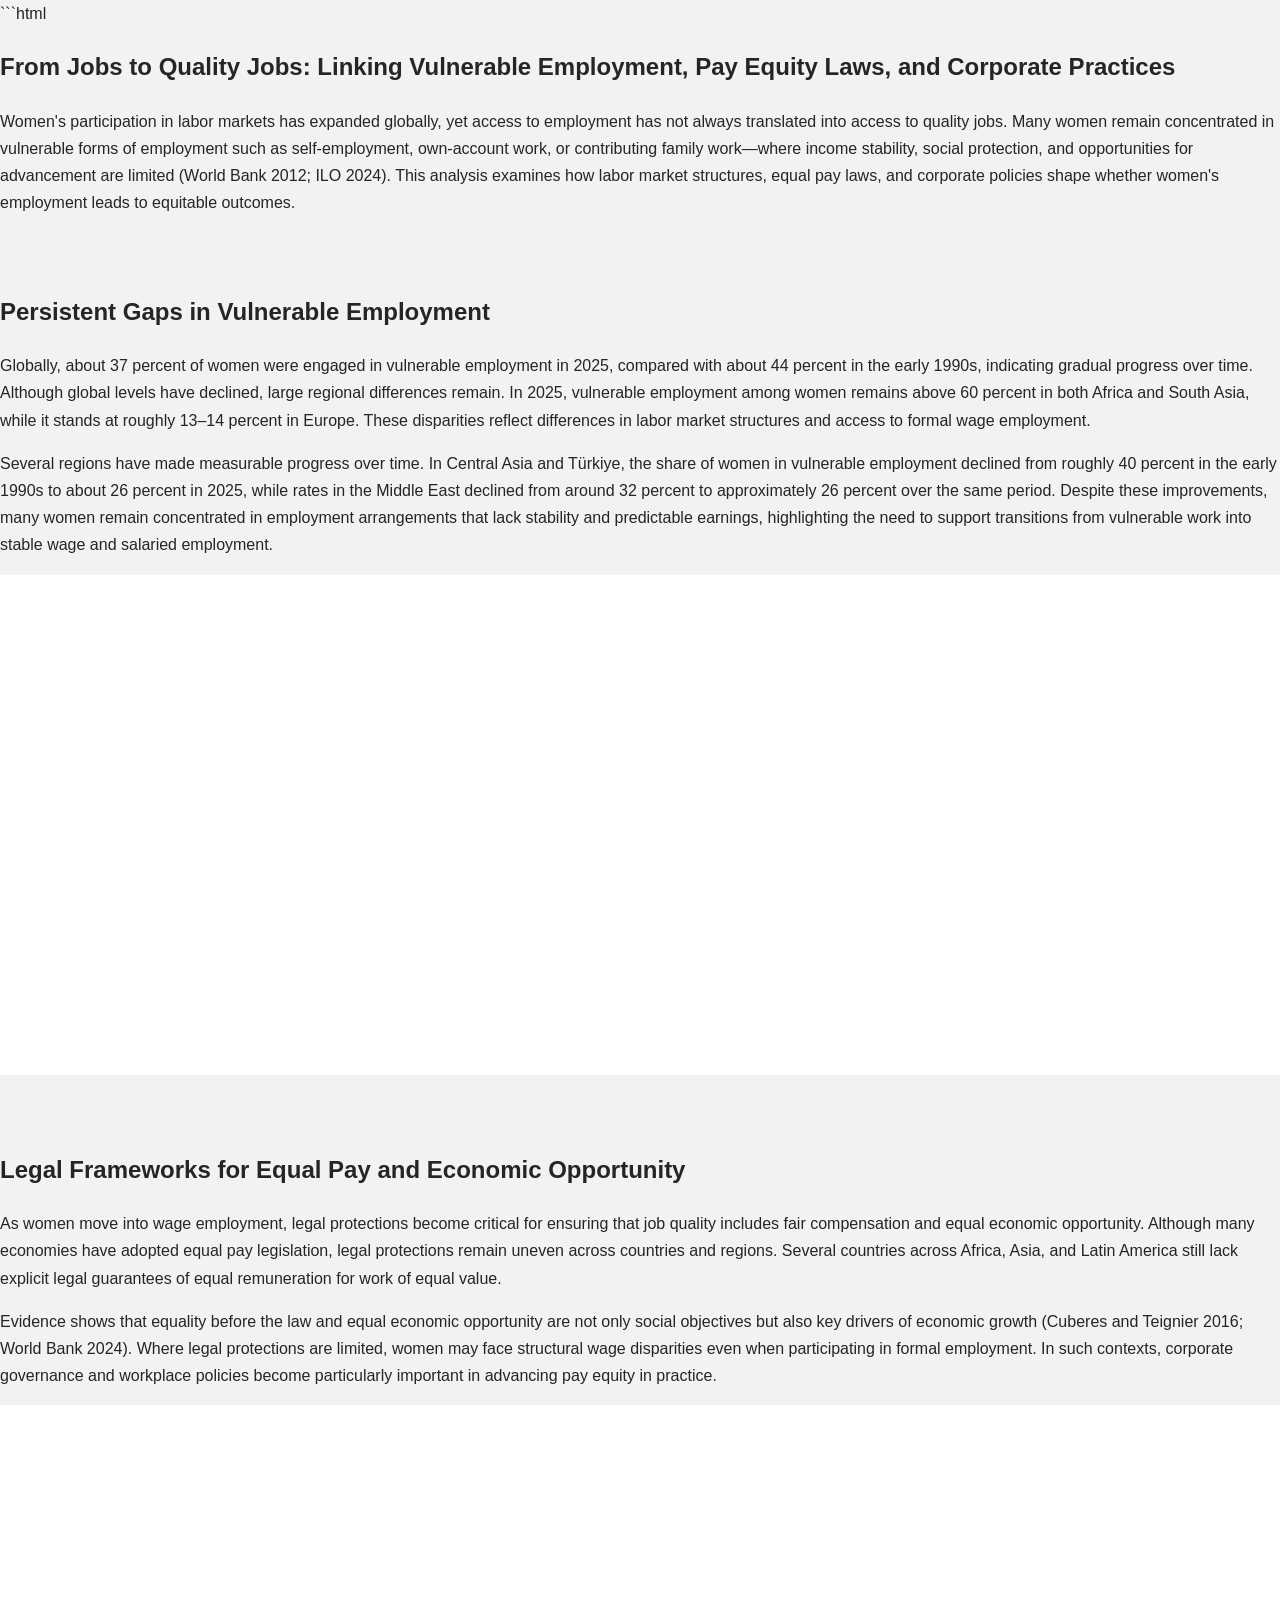
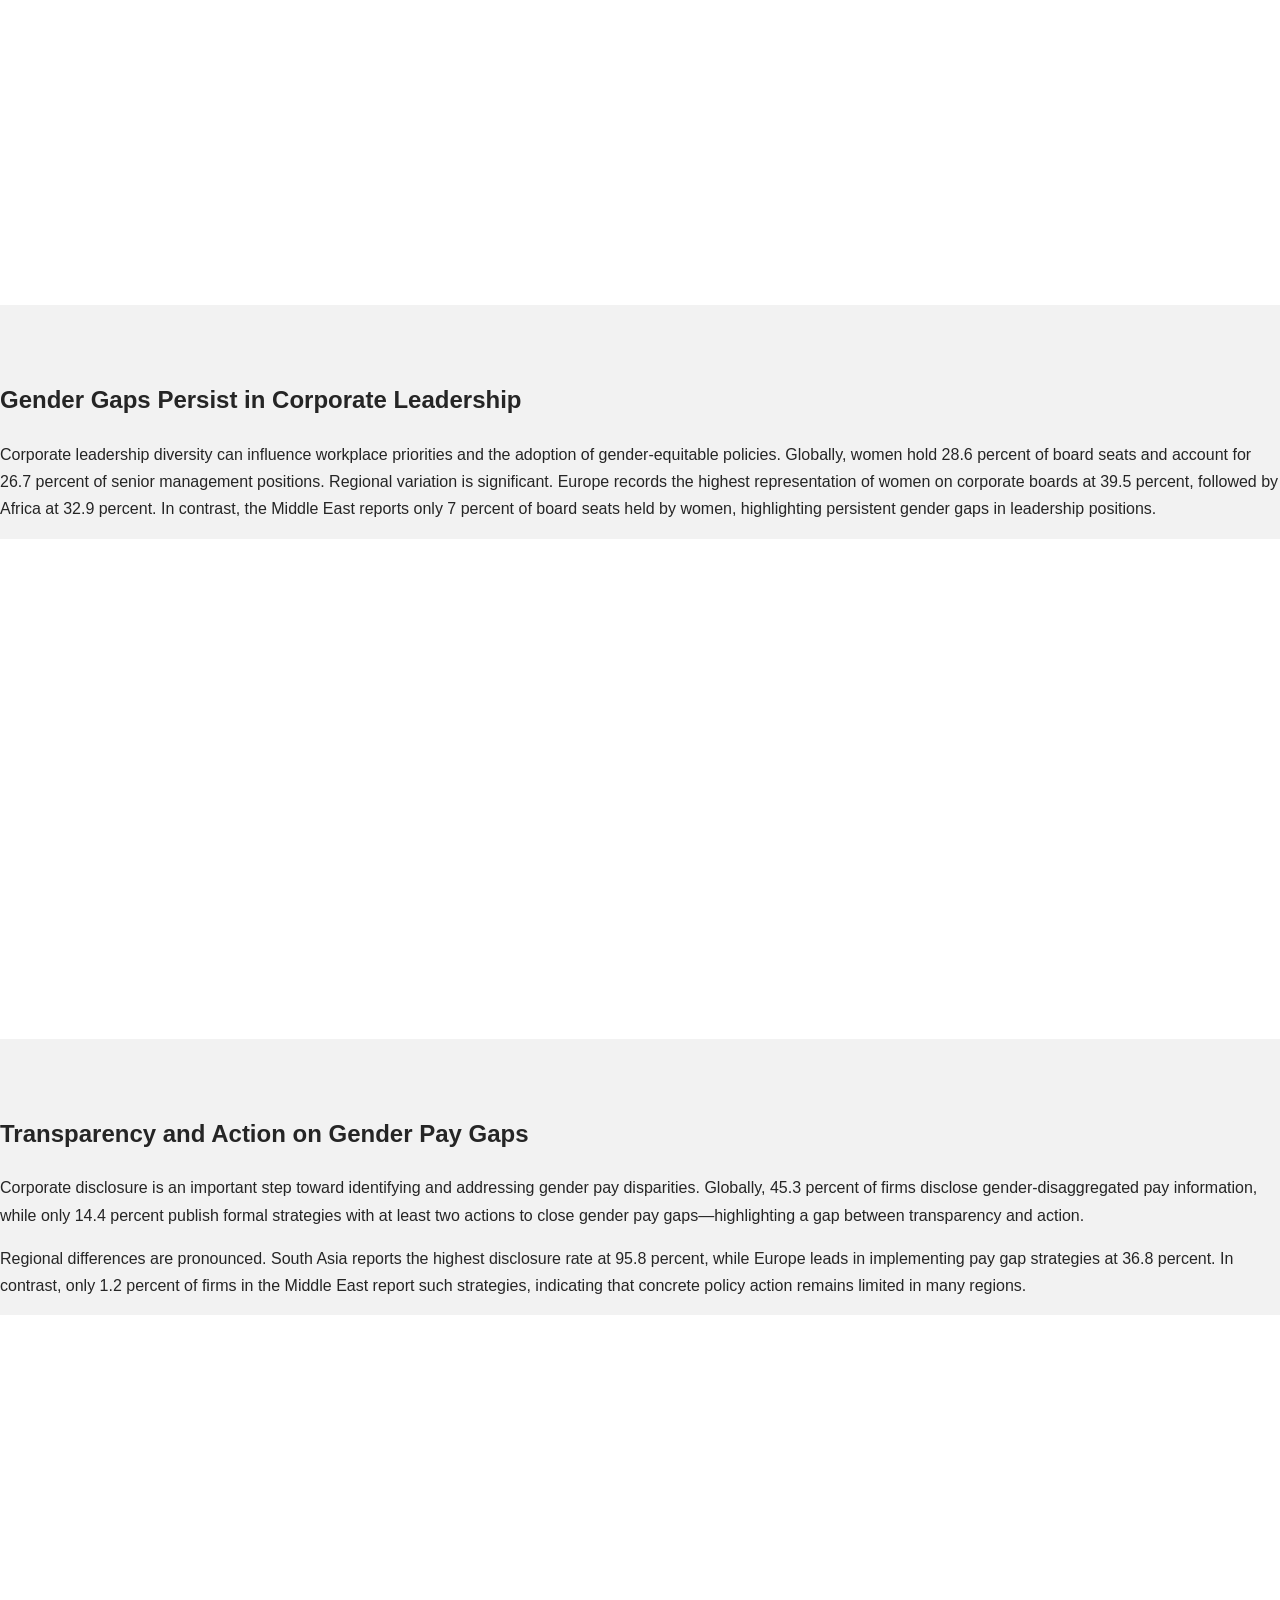
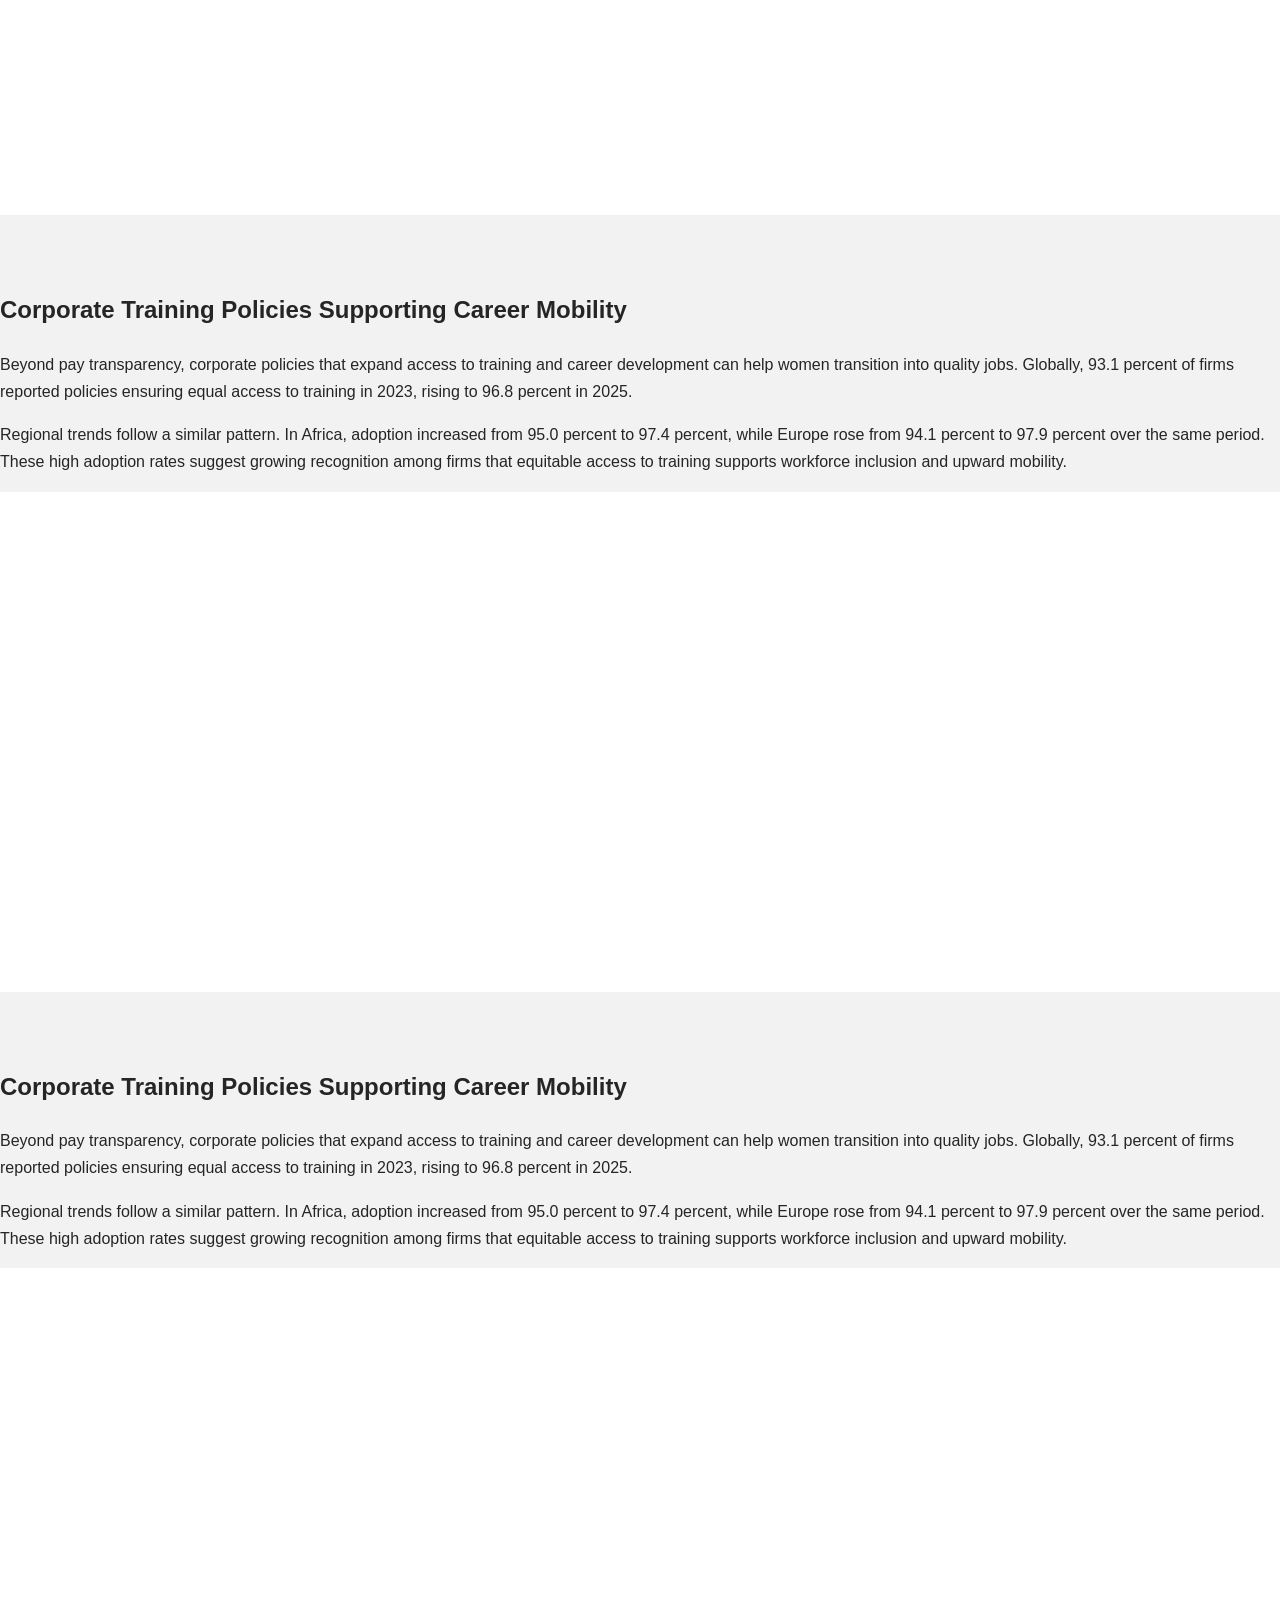
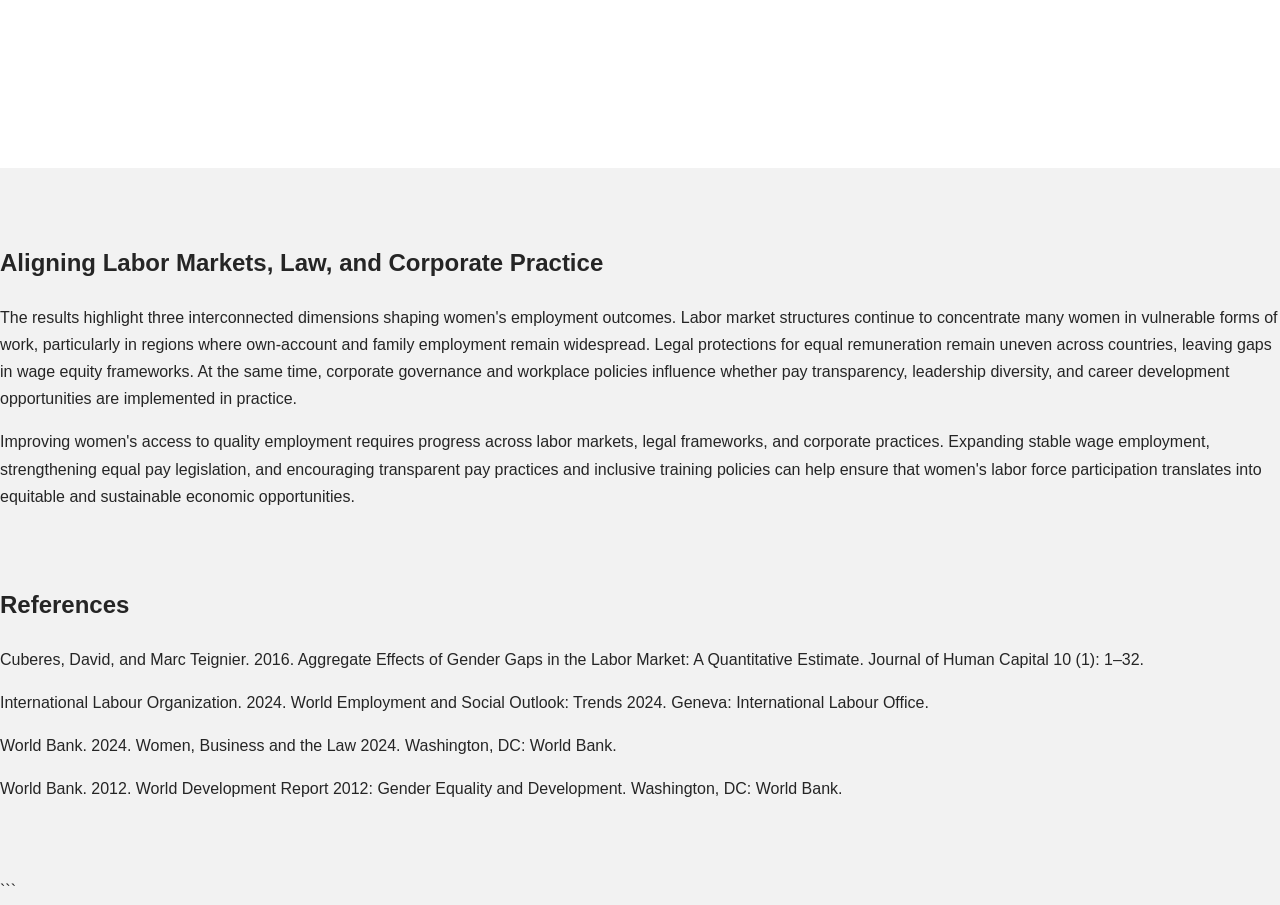
<file: entrepreneurship.html>
```html
<!DOCTYPE html>
<html lang="en">
<head>
  <meta charset="UTF-8" />
  <meta name="viewport" content="width=device-width, initial-scale=1.0" />
  <title>Employment – IFC Gender Data Insights</title>
  <link rel="stylesheet" href="styles.css" />
</head>
<body>

<main class="container">
  <div class="content-box">

    <!-- Title + Intro -->
    <section class="story-section">
      <div class="text-container">
        <h2>From Jobs to Quality Jobs: Linking Vulnerable Employment, Pay Equity Laws, and Corporate Practices</h2>
        <p>
          Women's participation in labor markets has expanded globally, yet access to employment has not always translated into access to quality jobs. Many women remain concentrated in vulnerable forms of employment such as self-employment, own-account work, or contributing family work—where income stability, social protection, and opportunities for advancement are limited (World Bank 2012; ILO 2024). This analysis examines how labor market structures, equal pay laws, and corporate policies shape whether women's employment leads to equitable outcomes.
        </p>
      </div>
    </section>

    <!-- Section 1 -->
    <section class="story-section">
      <div class="text-container">
        <h2>Persistent Gaps in Vulnerable Employment</h2>

        <p>
          Globally, about 37 percent of women were engaged in vulnerable employment in 2025, compared with about 44 percent in the early 1990s, indicating gradual progress over time. Although global levels have declined, large regional differences remain. In 2025, vulnerable employment among women remains above 60 percent in both Africa and South Asia, while it stands at roughly 13–14 percent in Europe. These disparities reflect differences in labor market structures and access to formal wage employment.
        </p>

        <p>
          Several regions have made measurable progress over time. In Central Asia and Türkiye, the share of women in vulnerable employment declined from roughly 40 percent in the early 1990s to about 26 percent in 2025, while rates in the Middle East declined from around 32 percent to approximately 26 percent over the same period. Despite these improvements, many women remain concentrated in employment arrangements that lack stability and predictable earnings, highlighting the need to support transitions from vulnerable work into stable wage and salaried employment.
        </p>
      </div>

      <!-- CHART 1 -->
      <div class="chart-block">
        <div class="flourish-embed flourish-chart" data-src="visualisation/28212816?1997787"><script src="https://public.flourish.studio/resources/embed.js"></script><noscript><img src="https://public.flourish.studio/visualisation/28212816/thumbnail" width="100%" alt="visualization" /></noscript></div>
      </div>

    </section>

    <!-- Section 2 -->
    <section class="story-section">
      <div class="text-container">
        <h2>Legal Frameworks for Equal Pay and Economic Opportunity</h2>

        <p>
          As women move into wage employment, legal protections become critical for ensuring that job quality includes fair compensation and equal economic opportunity. Although many economies have adopted equal pay legislation, legal protections remain uneven across countries and regions. Several countries across Africa, Asia, and Latin America still lack explicit legal guarantees of equal remuneration for work of equal value.
        </p>

        <p>
          Evidence shows that equality before the law and equal economic opportunity are not only social objectives but also key drivers of economic growth (Cuberes and Teignier 2016; World Bank 2024). Where legal protections are limited, women may face structural wage disparities even when participating in formal employment. In such contexts, corporate governance and workplace policies become particularly important in advancing pay equity in practice.
        </p>
      </div>

      <!-- CHART 2 -->
      <div class="chart-block">
        <div class="flourish-embed flourish-chart" data-src="visualisation/28214169?1997787"><script src="https://public.flourish.studio/resources/embed.js"></script><noscript><img src="https://public.flourish.studio/visualisation/28214169/thumbnail" width="100%" alt="visualization" /></noscript></div>
      </div>

    </section>

    <!-- Section 3 -->
    <section class="story-section">
      <div class="text-container">
        <h2>Gender Gaps Persist in Corporate Leadership</h2>

        <p>
          Corporate leadership diversity can influence workplace priorities and the adoption of gender-equitable policies. Globally, women hold 28.6 percent of board seats and account for 26.7 percent of senior management positions. Regional variation is significant. Europe records the highest representation of women on corporate boards at 39.5 percent, followed by Africa at 32.9 percent. In contrast, the Middle East reports only 7 percent of board seats held by women, highlighting persistent gender gaps in leadership positions.
        </p>
      </div>

      <!-- CHART 3 -->
      <div class="chart-block">
        <div class="flourish-embed flourish-chart" data-src="visualisation/28301649?1997787"><script src="https://public.flourish.studio/resources/embed.js"></script><noscript><img src="https://public.flourish.studio/visualisation/28301649/thumbnail" width="100%" alt="visualization" /></noscript></div>
      </div>
    </section>

    <!-- Section 4 -->
    <section class="story-section">
      <div class="text-container">
        <h2>Transparency and Action on Gender Pay Gaps</h2>

        <p>
          Corporate disclosure is an important step toward identifying and addressing gender pay disparities. Globally, 45.3 percent of firms disclose gender-disaggregated pay information, while only 14.4 percent publish formal strategies with at least two actions to close gender pay gaps—highlighting a gap between transparency and action.
        </p>

        <p>
          Regional differences are pronounced. South Asia reports the highest disclosure rate at 95.8 percent, while Europe leads in implementing pay gap strategies at 36.8 percent. In contrast, only 1.2 percent of firms in the Middle East report such strategies, indicating that concrete policy action remains limited in many regions.
        </p>
      </div>

      <!-- CHART 4 -->
      <div class="chart-block">
        <div class="flourish-embed flourish-chart" data-src="visualisation/28301340?1997787"><script src="https://public.flourish.studio/resources/embed.js"></script><noscript><img src="https://public.flourish.studio/visualisation/28301340/thumbnail" width="100%" alt="visualization" /></noscript></div>
      </div>
    </section>

    <!-- Section 5 -->
    <section class="story-section">
      <div class="text-container">
        <h2>Corporate Training Policies Supporting Career Mobility</h2>

        <p>
          Beyond pay transparency, corporate policies that expand access to training and career development can help women transition into quality jobs. Globally, 93.1 percent of firms reported policies ensuring equal access to training in 2023, rising to 96.8 percent in 2025.
        </p>

        <p>
          Regional trends follow a similar pattern. In Africa, adoption increased from 95.0 percent to 97.4 percent, while Europe rose from 94.1 percent to 97.9 percent over the same period. These high adoption rates suggest growing recognition among firms that equitable access to training supports workforce inclusion and upward mobility.
        </p>
      </div>

      <!-- CHART 5 -->
      <div class="chart-block">
        <div class="flourish-embed flourish-chart" data-src="visualisation/28321892?1997787"><script src="https://public.flourish.studio/resources/embed.js"></script><noscript><img src="https://public.flourish.studio/visualisation/28321892/thumbnail" width="100%" alt="visualization" /></noscript></div>
      </div>
    </section>

    <!-- Section 6 -->
    <section class="story-section">
      <div class="text-container">
        <h2>Corporate Training Policies Supporting Career Mobility</h2>

        <p>
          Beyond pay transparency, corporate policies that expand access to training and career development can help women transition into quality jobs. Globally, 93.1 percent of firms reported policies ensuring equal access to training in 2023, rising to 96.8 percent in 2025.
        </p>

        <p>
          Regional trends follow a similar pattern. In Africa, adoption increased from 95.0 percent to 97.4 percent, while Europe rose from 94.1 percent to 97.9 percent over the same period. These high adoption rates suggest growing recognition among firms that equitable access to training supports workforce inclusion and upward mobility.
        </p>
      </div>

      <!-- CHART 6 -->
      <div class="chart-block">
        <div class="flourish-embed flourish-chart" data-src="visualisation/28319015?1997787"><script src="https://public.flourish.studio/resources/embed.js"></script><noscript><img src="https://public.flourish.studio/visualisation/28319015/thumbnail" width="100%" alt="visualization" /></noscript></div>
      </div>
    </section>
    
    
    <!-- Final Section -->
    <section class="story-section">
      <div class="text-container">
        <h2>Aligning Labor Markets, Law, and Corporate Practice</h2>

        <p>
          The results highlight three interconnected dimensions shaping women's employment outcomes. Labor market structures continue to concentrate many women in vulnerable forms of work, particularly in regions where own-account and family employment remain widespread. Legal protections for equal remuneration remain uneven across countries, leaving gaps in wage equity frameworks. At the same time, corporate governance and workplace policies influence whether pay transparency, leadership diversity, and career development opportunities are implemented in practice.
        </p>

        <p>
          Improving women's access to quality employment requires progress across labor markets, legal frameworks, and corporate practices. Expanding stable wage employment, strengthening equal pay legislation, and encouraging transparent pay practices and inclusive training policies can help ensure that women's labor force participation translates into equitable and sustainable economic opportunities.
        </p>
      </div>
    </section>

    <!-- References -->
    <section class="story-section">
      <div class="text-container">
        <h2>References</h2>
        <p>Cuberes, David, and Marc Teignier. 2016. Aggregate Effects of Gender Gaps in the Labor Market: A Quantitative Estimate. Journal of Human Capital 10 (1): 1–32.</p>
        <p>International Labour Organization. 2024. World Employment and Social Outlook: Trends 2024. Geneva: International Labour Office.</p>
        <p>World Bank. 2024. Women, Business and the Law 2024. Washington, DC: World Bank.</p>
        <p>World Bank. 2012. World Development Report 2012: Gender Equality and Development. Washington, DC: World Bank.</p>
      </div>
    </section>

  </div>
</main>

</body>
</html>
```
</file>
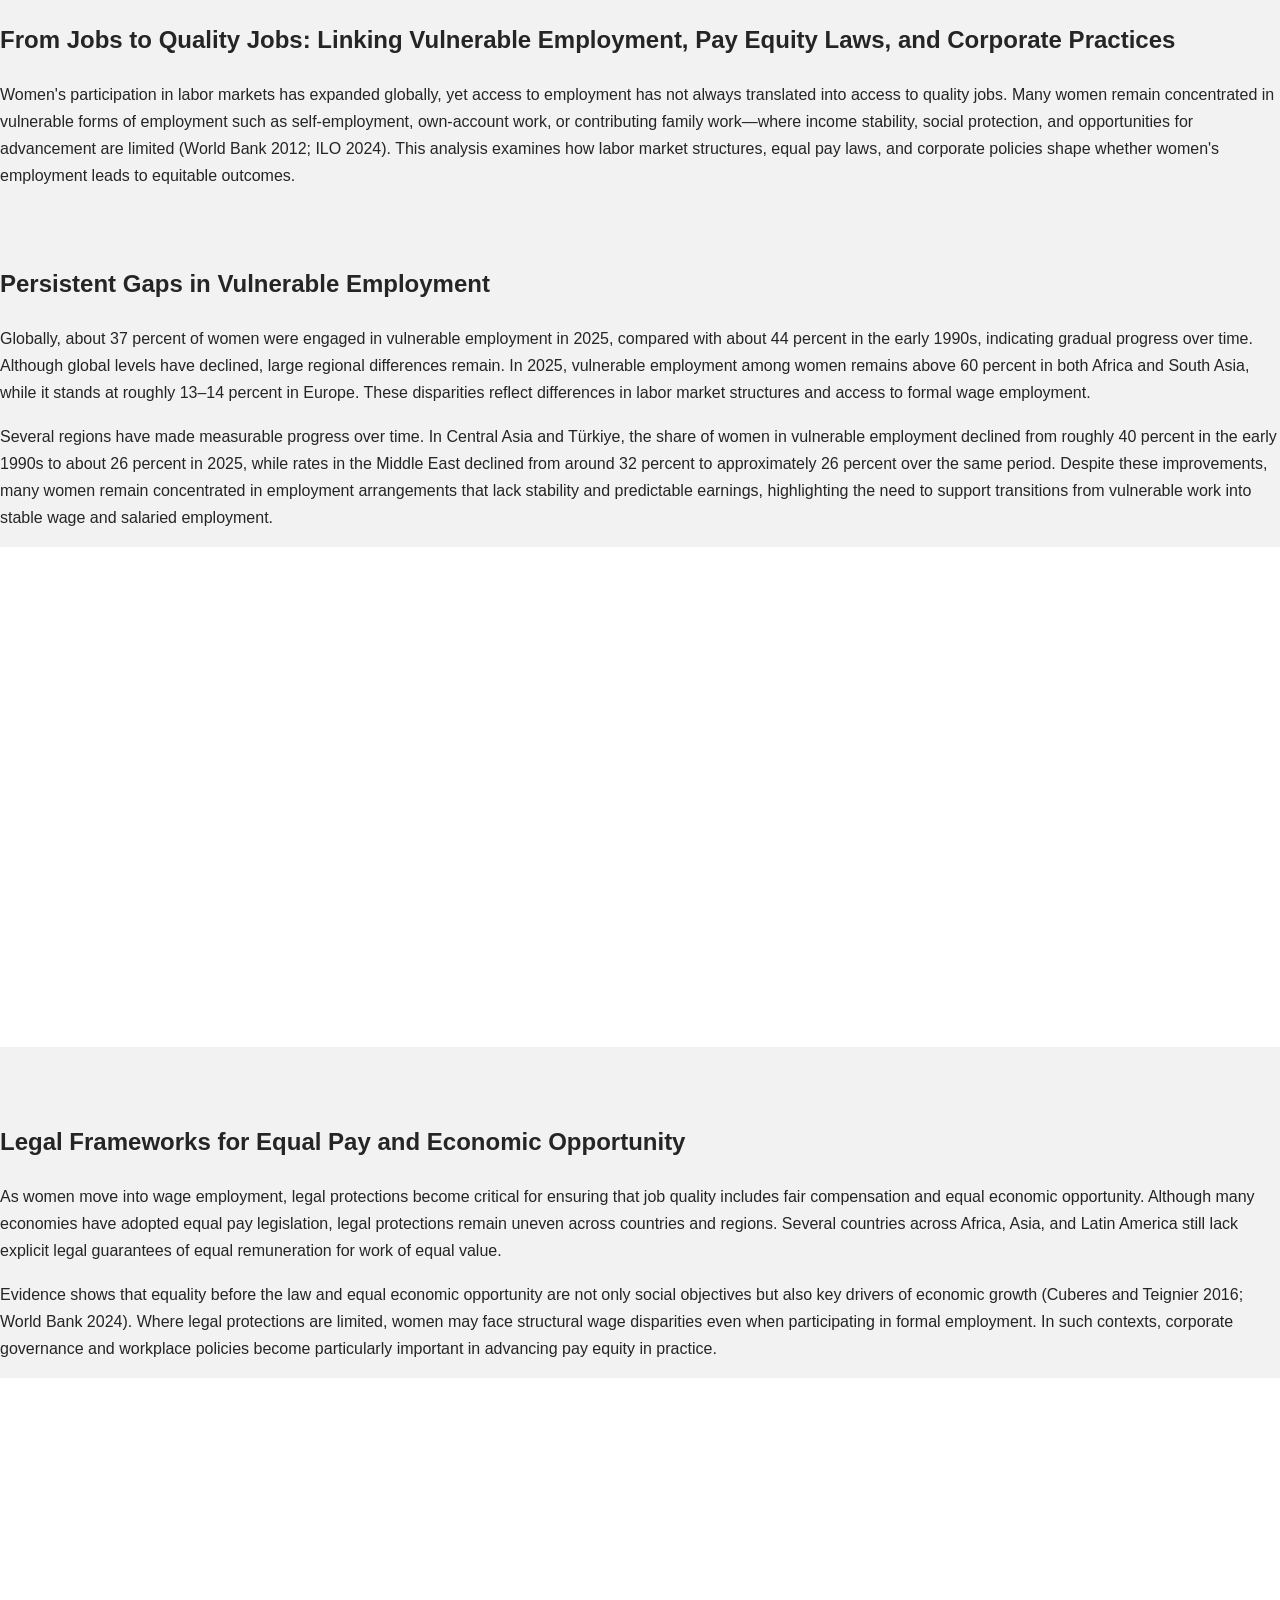
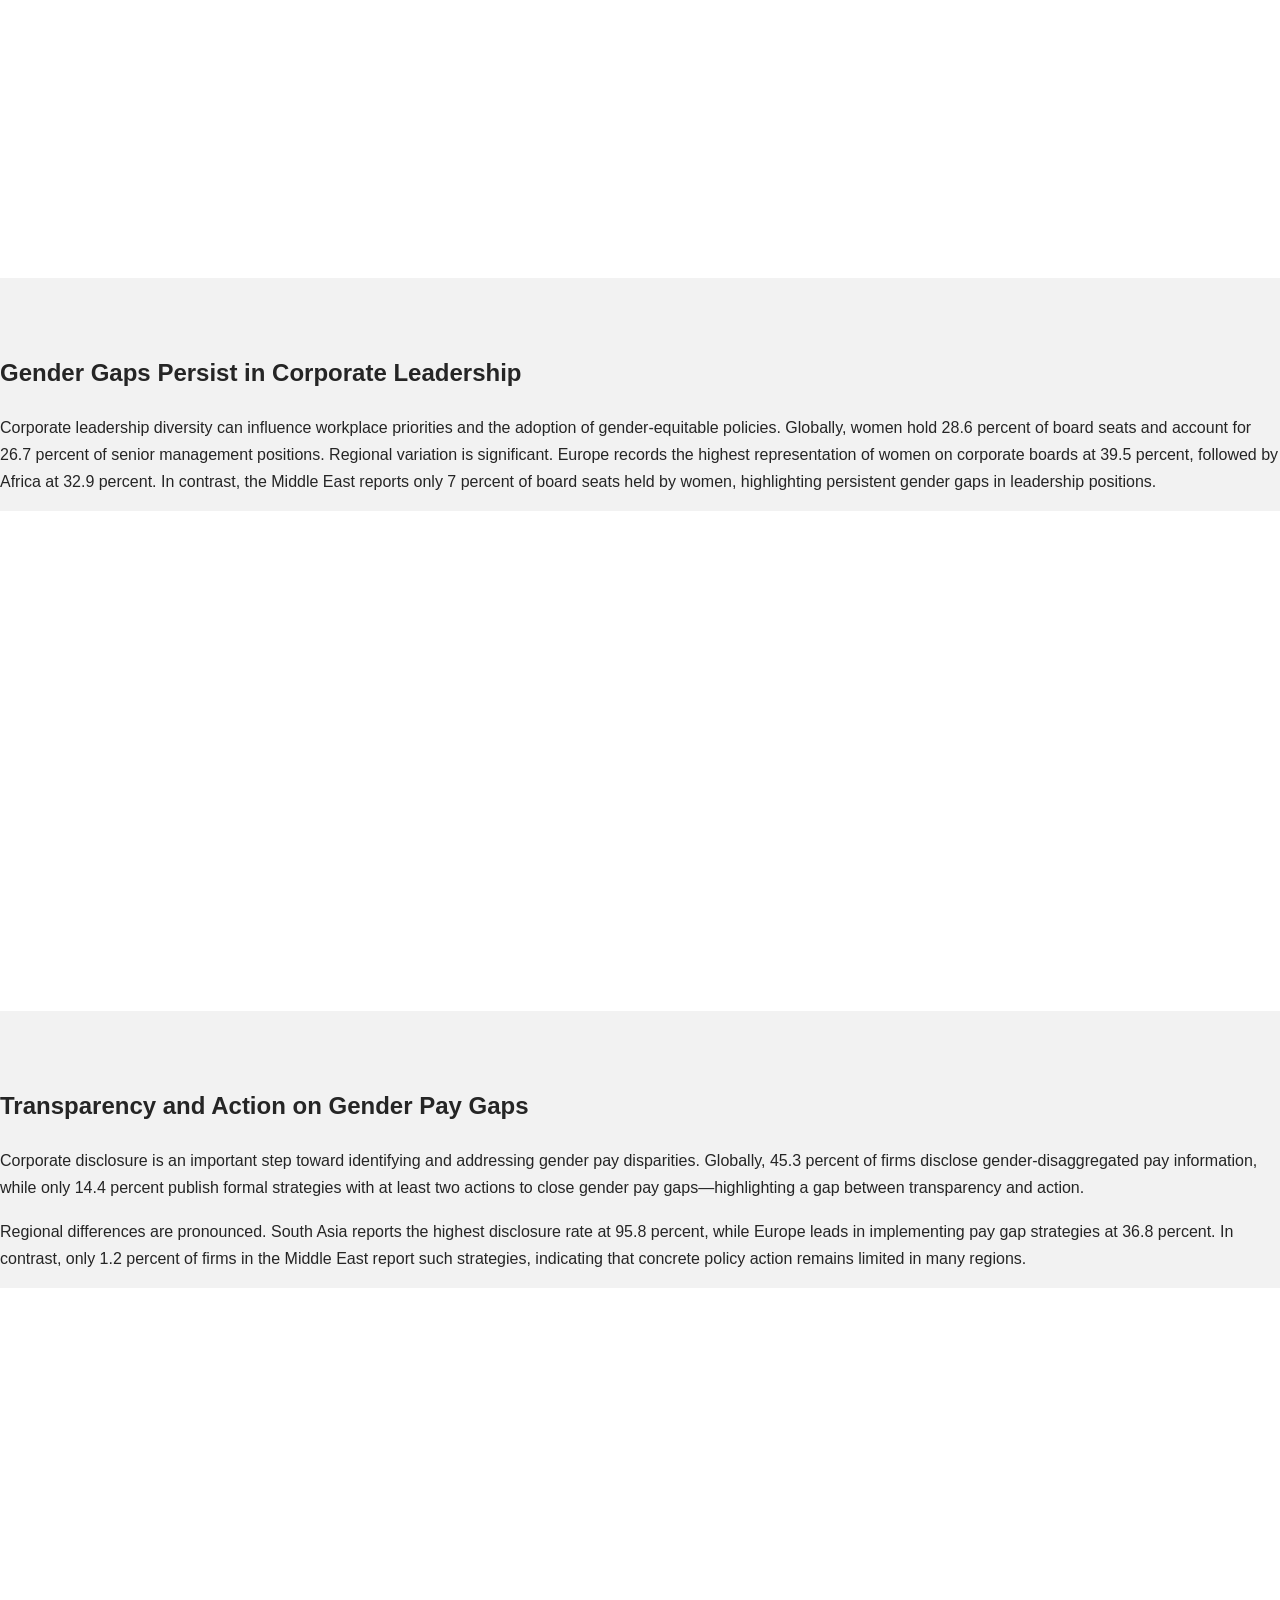
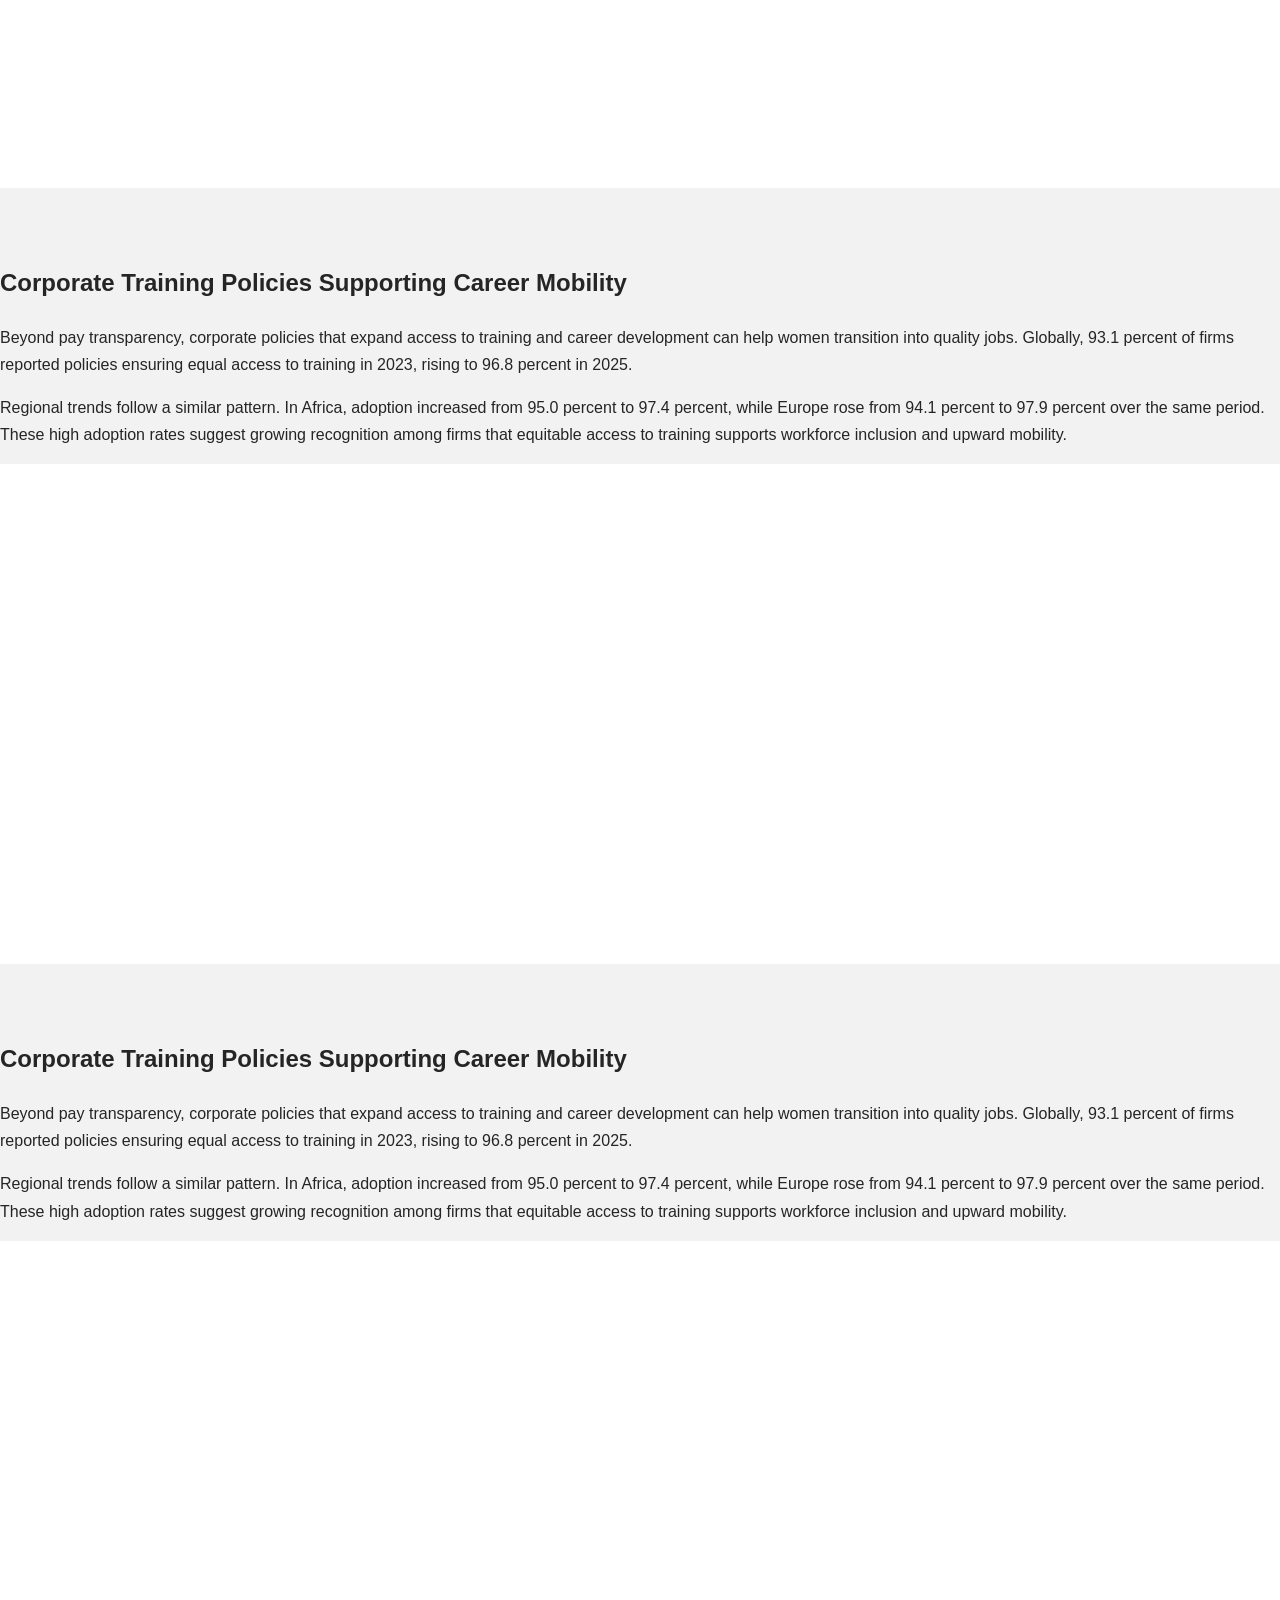
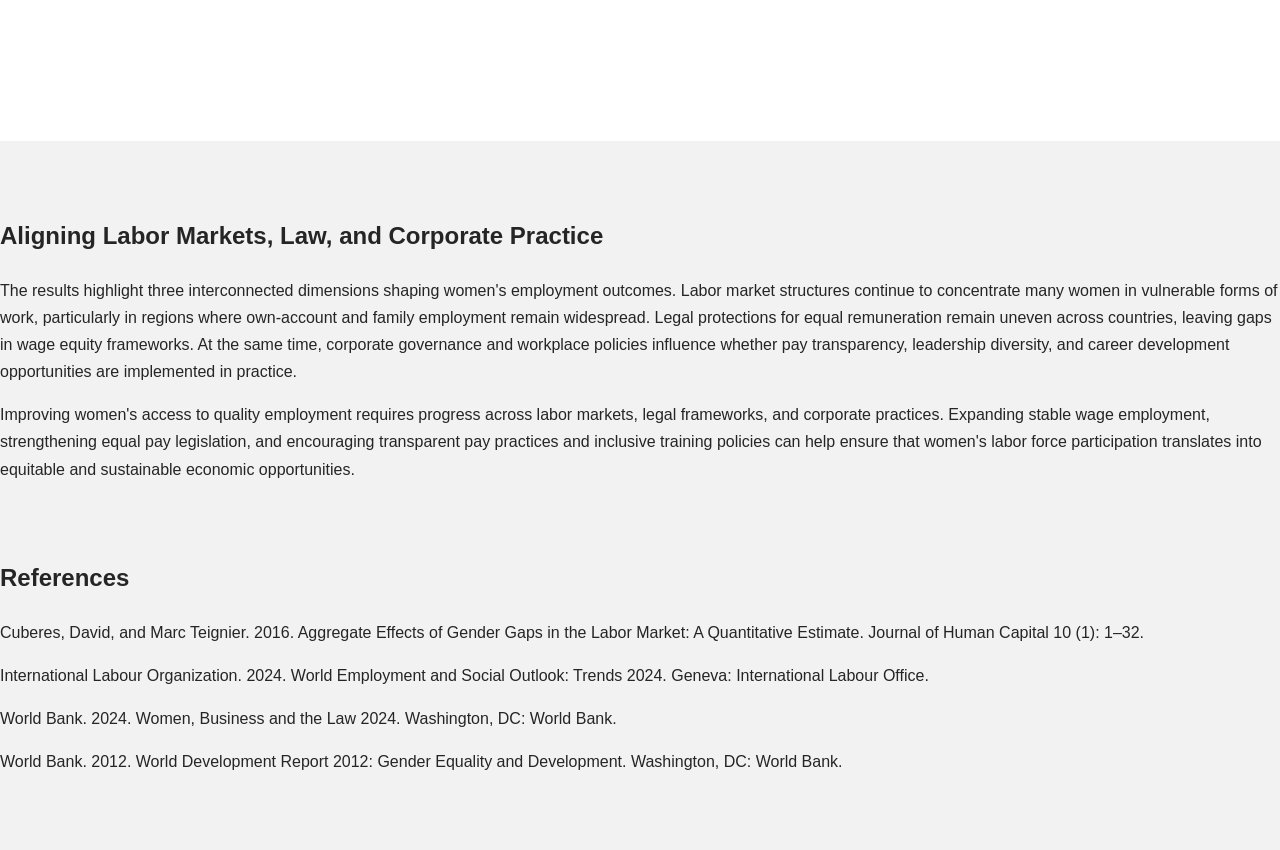
<file: leadership.html>
<!DOCTYPE html>
<html lang="en">
<head>
  <meta charset="UTF-8" />
  <meta name="viewport" content="width=device-width, initial-scale=1.0" />
  <title>Employment – IFC Gender Data Insights</title>
  <link rel="stylesheet" href="styles.css" />
</head>
<body>

<main class="container">
  <div class="content-box">

    <!-- Title + Intro -->
    <section class="story-section">
      <div class="text-container">
        <h2>From Jobs to Quality Jobs: Linking Vulnerable Employment, Pay Equity Laws, and Corporate Practices</h2>
        <p>
          Women's participation in labor markets has expanded globally, yet access to employment has not always translated into access to quality jobs. Many women remain concentrated in vulnerable forms of employment such as self-employment, own-account work, or contributing family work—where income stability, social protection, and opportunities for advancement are limited (World Bank 2012; ILO 2024). This analysis examines how labor market structures, equal pay laws, and corporate policies shape whether women's employment leads to equitable outcomes.
        </p>
      </div>
    </section>

    <!-- Section 1 -->
    <section class="story-section">
      <div class="text-container">
        <h2>Persistent Gaps in Vulnerable Employment</h2>

        <p>
          Globally, about 37 percent of women were engaged in vulnerable employment in 2025, compared with about 44 percent in the early 1990s, indicating gradual progress over time. Although global levels have declined, large regional differences remain. In 2025, vulnerable employment among women remains above 60 percent in both Africa and South Asia, while it stands at roughly 13–14 percent in Europe. These disparities reflect differences in labor market structures and access to formal wage employment.
        </p>

        <p>
          Several regions have made measurable progress over time. In Central Asia and Türkiye, the share of women in vulnerable employment declined from roughly 40 percent in the early 1990s to about 26 percent in 2025, while rates in the Middle East declined from around 32 percent to approximately 26 percent over the same period. Despite these improvements, many women remain concentrated in employment arrangements that lack stability and predictable earnings, highlighting the need to support transitions from vulnerable work into stable wage and salaried employment.
        </p>
      </div>

      <!-- CHART 1 -->
      <div class="chart-block">
        <div class="flourish-embed flourish-chart" data-src="visualisation/28303920?1997787"><script src="https://public.flourish.studio/resources/embed.js"></script><noscript><img src="https://public.flourish.studio/visualisation/28303920/thumbnail" width="100%" alt="visualization" /></noscript></div>
      </div>

    </section>

    <!-- Section 2 -->
    <section class="story-section">
      <div class="text-container">
        <h2>Legal Frameworks for Equal Pay and Economic Opportunity</h2>

        <p>
          As women move into wage employment, legal protections become critical for ensuring that job quality includes fair compensation and equal economic opportunity. Although many economies have adopted equal pay legislation, legal protections remain uneven across countries and regions. Several countries across Africa, Asia, and Latin America still lack explicit legal guarantees of equal remuneration for work of equal value.
        </p>

        <p>
          Evidence shows that equality before the law and equal economic opportunity are not only social objectives but also key drivers of economic growth (Cuberes and Teignier 2016; World Bank 2024). Where legal protections are limited, women may face structural wage disparities even when participating in formal employment. In such contexts, corporate governance and workplace policies become particularly important in advancing pay equity in practice.
        </p>
      </div>

      <!-- CHART 2 -->
      <div class="chart-block">
        <div class="flourish-embed flourish-chart" data-src="visualisation/28303789?1997787"><script src="https://public.flourish.studio/resources/embed.js"></script><noscript><img src="https://public.flourish.studio/visualisation/28303789/thumbnail" width="100%" alt="visualization" /></noscript></div>
      </div>

    </section>

    <!-- Section 3 -->
    <section class="story-section">
      <div class="text-container">
        <h2>Gender Gaps Persist in Corporate Leadership</h2>

        <p>
          Corporate leadership diversity can influence workplace priorities and the adoption of gender-equitable policies. Globally, women hold 28.6 percent of board seats and account for 26.7 percent of senior management positions. Regional variation is significant. Europe records the highest representation of women on corporate boards at 39.5 percent, followed by Africa at 32.9 percent. In contrast, the Middle East reports only 7 percent of board seats held by women, highlighting persistent gender gaps in leadership positions.
        </p>
      </div>

      <!-- CHART 3 -->
      <div class="chart-block">
        <div class="flourish-embed flourish-chart" data-src="visualisation/28229959?1997787"><script src="https://public.flourish.studio/resources/embed.js"></script><noscript><img src="https://public.flourish.studio/visualisation/28229959/thumbnail" width="100%" alt="visualization" /></noscript></div>
      </div>
    </section>

    <!-- Section 4 -->
    <section class="story-section">
      <div class="text-container">
        <h2>Transparency and Action on Gender Pay Gaps</h2>

        <p>
          Corporate disclosure is an important step toward identifying and addressing gender pay disparities. Globally, 45.3 percent of firms disclose gender-disaggregated pay information, while only 14.4 percent publish formal strategies with at least two actions to close gender pay gaps—highlighting a gap between transparency and action.
        </p>

        <p>
          Regional differences are pronounced. South Asia reports the highest disclosure rate at 95.8 percent, while Europe leads in implementing pay gap strategies at 36.8 percent. In contrast, only 1.2 percent of firms in the Middle East report such strategies, indicating that concrete policy action remains limited in many regions.
        </p>
      </div>

      <!-- CHART 4 -->
      <div class="chart-block">
        <div class="flourish-embed flourish-chart" data-src="visualisation/28301340?1997787"><script src="https://public.flourish.studio/resources/embed.js"></script><noscript><img src="https://public.flourish.studio/visualisation/28301340/thumbnail" width="100%" alt="visualization" /></noscript></div>
      </div>
    </section>

    <!-- Section 5 -->
    <section class="story-section">
      <div class="text-container">
        <h2>Corporate Training Policies Supporting Career Mobility</h2>

        <p>
          Beyond pay transparency, corporate policies that expand access to training and career development can help women transition into quality jobs. Globally, 93.1 percent of firms reported policies ensuring equal access to training in 2023, rising to 96.8 percent in 2025.
        </p>

        <p>
          Regional trends follow a similar pattern. In Africa, adoption increased from 95.0 percent to 97.4 percent, while Europe rose from 94.1 percent to 97.9 percent over the same period. These high adoption rates suggest growing recognition among firms that equitable access to training supports workforce inclusion and upward mobility.
        </p>
      </div>

      <!-- CHART 5 -->
      <div class="chart-block">
        <div class="flourish-embed flourish-chart" data-src="visualisation/28321892?1997787"><script src="https://public.flourish.studio/resources/embed.js"></script><noscript><img src="https://public.flourish.studio/visualisation/28321892/thumbnail" width="100%" alt="visualization" /></noscript></div>
      </div>
    </section>

    <!-- Section 6 -->
    <section class="story-section">
      <div class="text-container">
        <h2>Corporate Training Policies Supporting Career Mobility</h2>

        <p>
          Beyond pay transparency, corporate policies that expand access to training and career development can help women transition into quality jobs. Globally, 93.1 percent of firms reported policies ensuring equal access to training in 2023, rising to 96.8 percent in 2025.
        </p>

        <p>
          Regional trends follow a similar pattern. In Africa, adoption increased from 95.0 percent to 97.4 percent, while Europe rose from 94.1 percent to 97.9 percent over the same period. These high adoption rates suggest growing recognition among firms that equitable access to training supports workforce inclusion and upward mobility.
        </p>
      </div>

      <!-- CHART 6 -->
      <div class="chart-block">
        <div class="flourish-embed flourish-chart" data-src="visualisation/28364732?1997787"><script src="https://public.flourish.studio/resources/embed.js"></script><noscript><img src="https://public.flourish.studio/visualisation/28364732/thumbnail" width="100%" alt="visualization" /></noscript></div>
      </div>
    </section>
    
    
    <!-- Final Section -->
    <section class="story-section">
      <div class="text-container">
        <h2>Aligning Labor Markets, Law, and Corporate Practice</h2>

        <p>
          The results highlight three interconnected dimensions shaping women's employment outcomes. Labor market structures continue to concentrate many women in vulnerable forms of work, particularly in regions where own-account and family employment remain widespread. Legal protections for equal remuneration remain uneven across countries, leaving gaps in wage equity frameworks. At the same time, corporate governance and workplace policies influence whether pay transparency, leadership diversity, and career development opportunities are implemented in practice.
        </p>

        <p>
          Improving women's access to quality employment requires progress across labor markets, legal frameworks, and corporate practices. Expanding stable wage employment, strengthening equal pay legislation, and encouraging transparent pay practices and inclusive training policies can help ensure that women's labor force participation translates into equitable and sustainable economic opportunities.
        </p>
      </div>
    </section>

    <!-- References -->
    <section class="story-section">
      <div class="text-container">
        <h2>References</h2>
        <p>Cuberes, David, and Marc Teignier. 2016. Aggregate Effects of Gender Gaps in the Labor Market: A Quantitative Estimate. Journal of Human Capital 10 (1): 1–32.</p>
        <p>International Labour Organization. 2024. World Employment and Social Outlook: Trends 2024. Geneva: International Labour Office.</p>
        <p>World Bank. 2024. Women, Business and the Law 2024. Washington, DC: World Bank.</p>
        <p>World Bank. 2012. World Development Report 2012: Gender Equality and Development. Washington, DC: World Bank.</p>
      </div>
    </section>

  </div>
</main>

</body>
</html>
</file>
<file: styles.css>
/* ==================================================
   IFC GENDER DATA INSIGHTS — EMPLOYMENT STORY
   Boxed editorial layout
   ================================================== */

* {
    box-sizing: border-box;
}

html {
    scroll-behavior: smooth;
}

body {
    margin: 0;
    padding: 0;
    background: #f2f2f2;
    color: #252525;
    font-family: Arial, Helvetica, sans-serif;
    font-size: 16px;
    line-height: 1.7;
}

/* HEADER */
.story-header {
    width: 100%;
    background: #ffffff;
    border-bottom: 1px solid #e5e5e5;
    padding: 16px 25px;
    display: flex;
    justify-content: space-between;
    align-items: center;
}

.story-header .site-brand a {
    color: #17365d;
    font-size: 17px;
    font-weight: 600;
    text-decoration: none;
}

.story-header .header-label {
    color: #b66b3d;
    font-size: 12px;
    font-weight: 700;
    letter-spacing: 1.5px;
}

/* MAIN WHITE CONTENT BOX */
.story-container {
    width: calc(100% - 40px);
    max-width: 820px;
    margin: 30px auto 60px;
    padding: 55px 70px;
    background: #ffffff;
    box-shadow: 0 2px 12px rgba(0, 0, 0, 0.07);
}

/* INTRODUCTION */
.story-hero {
    margin: 0 0 65px;
    text-align: left;
}

.story-hero .eyebrow {
    color: #b66b3d;
    font-size: 12px;
    font-weight: 700;
    letter-spacing: 1.5px;
    margin-bottom: 15px;
}

.story-hero h1 {
    color: #17365d;
    font-size: 38px;
    line-height: 1.2;
    font-weight: 700;
    margin: 10px 0 22px;
}

.story-hero .story-deck {
    color: #505050;
    font-size: 19px;
    line-height: 1.7;
    margin-bottom: 20px;
}

.story-hero .story-meta {
    color: #888888;
    font-size: 13px;
}

/* STORY SECTIONS */
.story-section {
    margin: 0 0 75px;
}

.story-copy {
    margin: 0 0 28px;
}

.story-copy h2 {
    color: #17365d;
    font-size: 29px;
    line-height: 1.3;
    font-weight: 700;
    margin: 0 0 20px;
}

.story-copy p {
    color: #383838;
    font-size: 17px;
    line-height: 1.8;
    margin: 0 0 18px;
}

/* FLOURISH CHART CONTAINERS */
.chart-container {
    width: 100%;
    margin: 30px auto 0;
    overflow: hidden;
}

.flourish-embed {
    position: relative;
    width: 100%;
    min-height: 500px;
    background: #ffffff;
    overflow: hidden;
}

.flourish-embed iframe {
    display: block;
    width: 100%;
    height: 560px;
    max-width: 100%;
    border: 0;
}

/* Hide the "Made with Flourish" credit that embed.js injects into the page */
.flourish-embed .flourish-credit,
.flourish-embed a[href*="flourish.studio"] {
    display: none !important;
}

/* CAPTIONS AND SOURCE NOTES */
.chart-caption {
    color: #333333;
    font-size: 14px;
    font-weight: 600;
    line-height: 1.6;
    margin: 15px 0 5px;
}

.source-note {
    color: #777777;
    font-size: 12px;
    line-height: 1.6;
    margin: 5px 0 0;
}

/* CONCLUSION */
.conclusion-section {
    margin: 85px auto 55px;
    padding: 35px 0;
    border-top: 2px solid #e5e5e5;
    text-align: left;
}

.conclusion-section .eyebrow {
    color: #b66b3d;
    font-size: 12px;
    font-weight: 700;
    letter-spacing: 1.5px;
    margin-bottom: 15px;
}

.conclusion-section h2 {
    color: #17365d;
    font-size: 30px;
    margin-bottom: 20px;
}

.conclusion-section p {
    color: #383838;
    font-size: 17px;
    line-height: 1.8;
}

/* REFERENCES */
.story-references {
    margin: 50px auto;
    padding-top: 25px;
    border-top: 1px solid #e5e5e5;
}

.story-references h3 {
    color: #17365d;
    font-size: 20px;
}

.story-references p {
    color: #666666;
    font-size: 13px;
    line-height: 1.7;
    padding-left: 2em;
    text-indent: -2em;
}

/* FOOTER */
.story-footer {
    display: flex;
    justify-content: space-between;
    align-items: center;
    gap: 20px;
    border-top: 1px solid #e5e5e5;
    padding-top: 22px;
    margin-top: 55px;
    font-size: 13px;
}

.story-footer a {
    color: #17365d;
    text-decoration: none;
}

/* MOBILE */
@media screen and (max-width: 768px) {

    .story-container {
        width: calc(100% - 20px);
        margin: 10px auto 30px;
        padding: 30px 22px;
    }

    .story-hero h1 {
        font-size: 30px;
    }

    .story-hero .story-deck {
        font-size: 16px;
    }

    .story-copy h2 {
        font-size: 24px;
    }

    .story-copy p,
    .conclusion-section p {
        font-size: 16px;
    }

    .flourish-embed iframe {
        height: 460px;
    }

    .story-footer {
        flex-direction: column;
        align-items: flex-start;
    }
}
</file>
